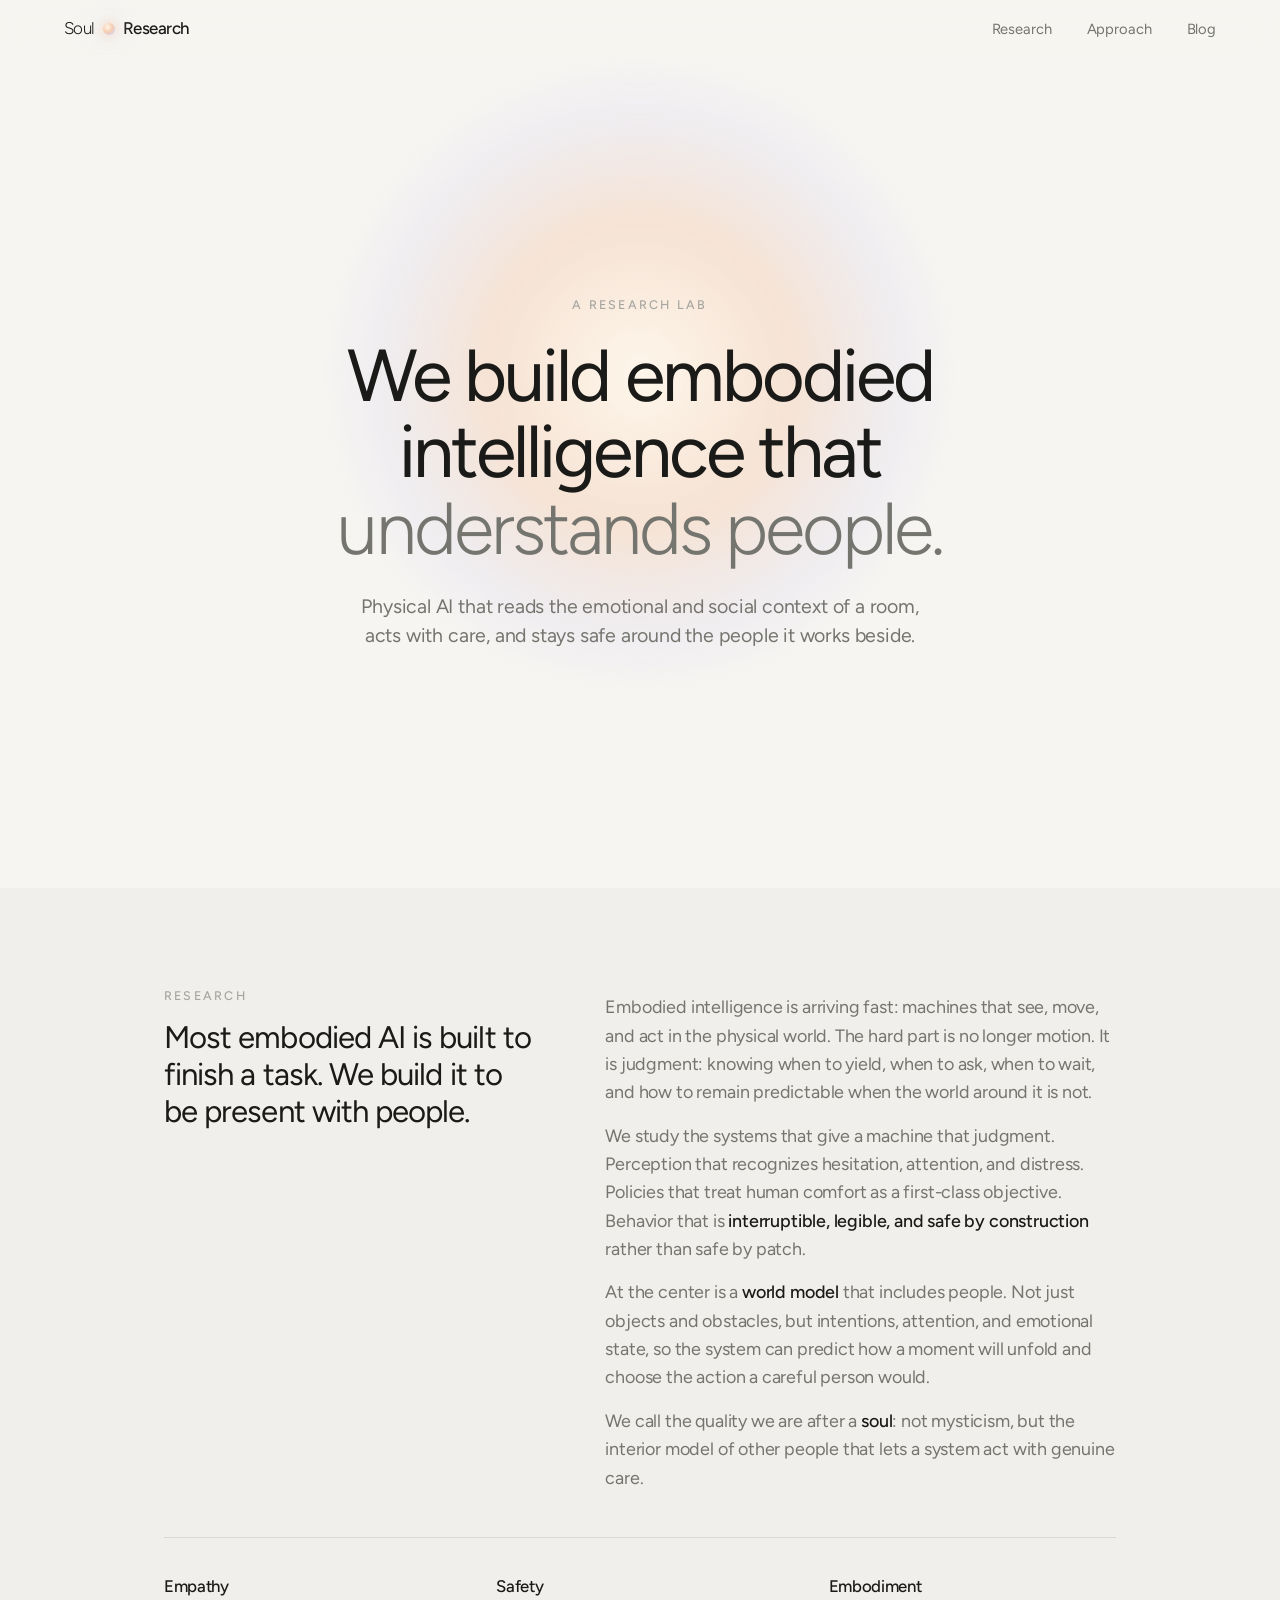
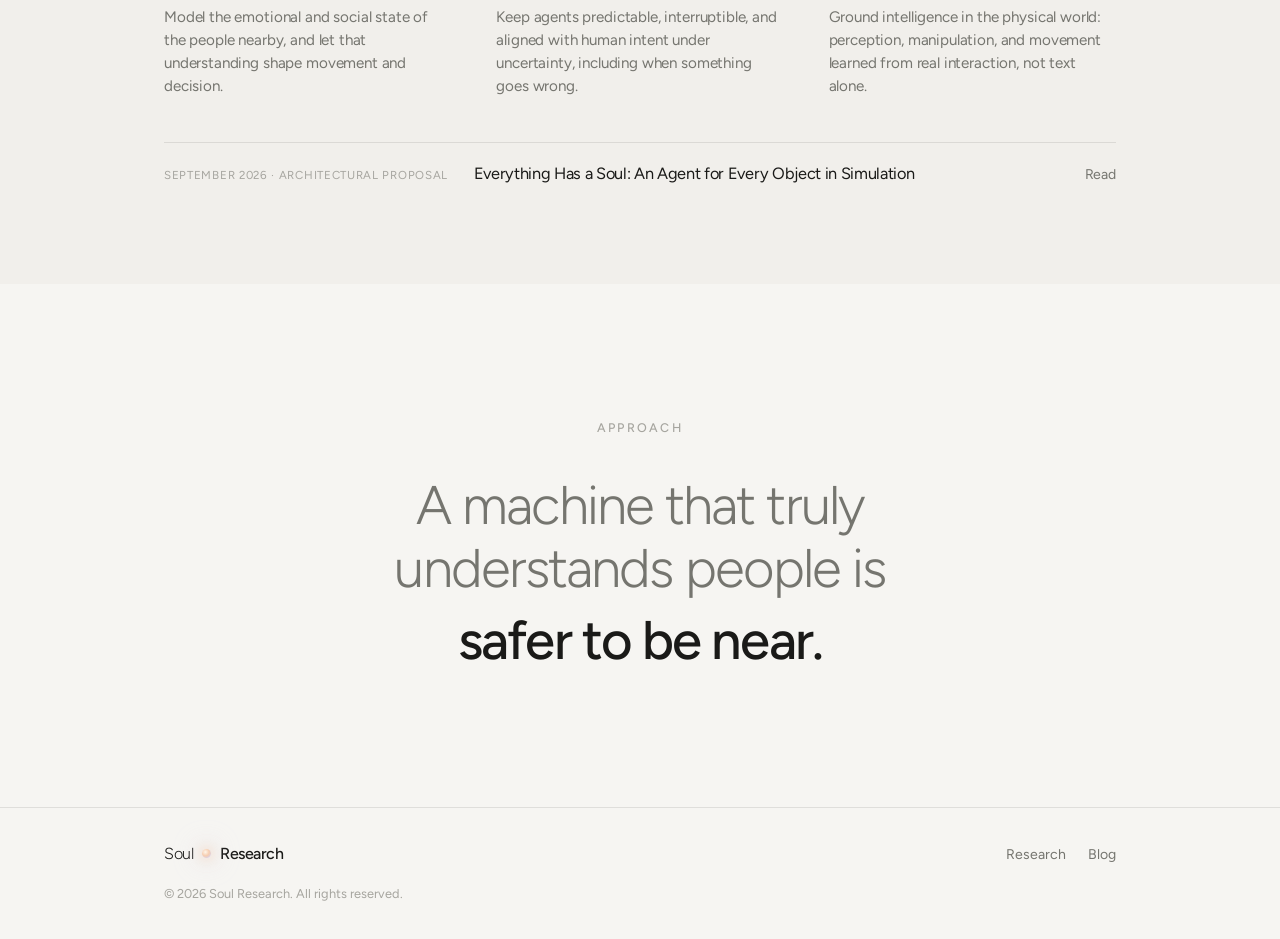
<file: index.html>
<!DOCTYPE html>
<html lang="en">
<head>
<meta charset="UTF-8" />
<meta name="viewport" content="width=device-width, initial-scale=1.0" />
<title>Soul Research · Empathy &amp; Safe Embodied Intelligence</title>
<meta name="description" content="Soul Research is a lab building embodied intelligence that understands people and stays safe around them." />
<meta name="theme-color" content="#f6f5f2" />
<link rel="icon" href="/favicon.svg" type="image/svg+xml">
<link rel="icon" href="/favicon-32.png" type="image/png" sizes="32x32">
<link rel="icon" href="/favicon.ico" sizes="any">
<link rel="apple-touch-icon" href="/apple-touch-icon.png">
<link rel="preconnect" href="https://fonts.googleapis.com">
<link rel="preconnect" href="https://fonts.gstatic.com" crossorigin>
<link href="https://fonts.googleapis.com/css2?family=Figtree:wght@300;400;500;600;700&display=swap" rel="stylesheet">
<link rel="stylesheet" href="styles.css">
</head>
<body class="page-home">
  <nav class="nav" id="nav">
    <a class="brand" href="#top" aria-label="Soul Research home">
      <span class="word word--light">Soul</span>
      <span class="orb orb--brand" aria-hidden="true"></span>
      <span class="word word--med">Research</span>
    </a>
    <div class="nav-links">
      <a href="#research">Research</a>
      <a href="#approach">Approach</a>
      <a href="blog/">Blog</a>
    </div>
  </nav>

  <header class="hero" id="top">
    <div class="hero-glow" aria-hidden="true"></div>
    <div class="wrap hero-inner">
      <p class="eyebrow">A research lab</p>
      <h1>We build embodied intelligence that <em>understands people.</em></h1>
      <p class="hero-sub">Physical AI that reads the emotional and social context of a room, acts with care, and stays safe around the people it works beside.</p>
    </div>
  </header>

  <section class="section band" id="research">
    <div class="wrap">
      <div class="split">
        <div class="lede reveal">
          <p class="eyebrow">Research</p>
          <h2>Most embodied AI is built to finish a task. We build it to be present with people.</h2>
        </div>
        <div class="prose reveal">
          <p>Embodied intelligence is arriving fast: machines that see, move, and act in the physical world. The hard part is no longer motion. It is judgment: knowing when to yield, when to ask, when to wait, and how to remain predictable when the world around it is not.</p>
          <p>We study the systems that give a machine that judgment. Perception that recognizes hesitation, attention, and distress. Policies that treat human comfort as a first-class objective. Behavior that is <strong>interruptible, legible, and safe by construction</strong> rather than safe by patch.</p>
          <p>At the center is a <strong>world model</strong> that includes people. Not just objects and obstacles, but intentions, attention, and emotional state, so the system can predict how a moment will unfold and choose the action a careful person would.</p>
          <p>We call the quality we are after a <strong>soul</strong>: not mysticism, but the interior model of other people that lets a system act with genuine care.</p>
        </div>
      </div>

      <div class="pillars">
        <div class="pillar reveal">
          <h3>Empathy</h3>
          <p>Model the emotional and social state of the people nearby, and let that understanding shape movement and decision.</p>
        </div>
        <div class="pillar reveal">
          <h3>Safety</h3>
          <p>Keep agents predictable, interruptible, and aligned with human intent under uncertainty, including when something goes wrong.</p>
        </div>
        <div class="pillar reveal">
          <h3>Embodiment</h3>
          <p>Ground intelligence in the physical world: perception, manipulation, and movement learned from real interaction, not text alone.</p>
        </div>
      </div>

      <a class="pub-row" href="blog/everything-has-a-soul.html">
        <span class="pub-meta">September 2026 · Architectural proposal</span>
        <span class="pub-title">Everything Has a Soul: An Agent for Every Object in Simulation</span>
        <span class="pub-more">Read</span>
      </a>
    </div>
  </section>

  <section class="section belief" id="approach">
    <div class="wrap">
      <p class="eyebrow belief-eyebrow reveal">Approach</p>
      <blockquote class="belief-quote reveal">
        <span class="lead">A machine that truly understands people is</span>
        <span class="payoff">safer to be near.</span>
      </blockquote>
    </div>
  </section>

  <footer class="footer" id="contact">
    <div class="wrap">
      <div class="footer-row">
        <a class="brand" href="#top" aria-label="Soul Research">
          <span class="word word--light">Soul</span>
          <span class="orb orb--bullet" aria-hidden="true" style="margin:0 1px;"></span>
          <span class="word word--med">Research</span>
        </a>
        <nav class="footer-links" aria-label="Footer">
          <a href="#research">Research</a>
          <a href="blog/">Blog</a>
        </nav>
      </div>
      <p class="copyright">© 2026 Soul Research. All rights reserved.</p>
    </div>
  </footer>

  <script src="main.js"></script>
</body>
</html>
</file>
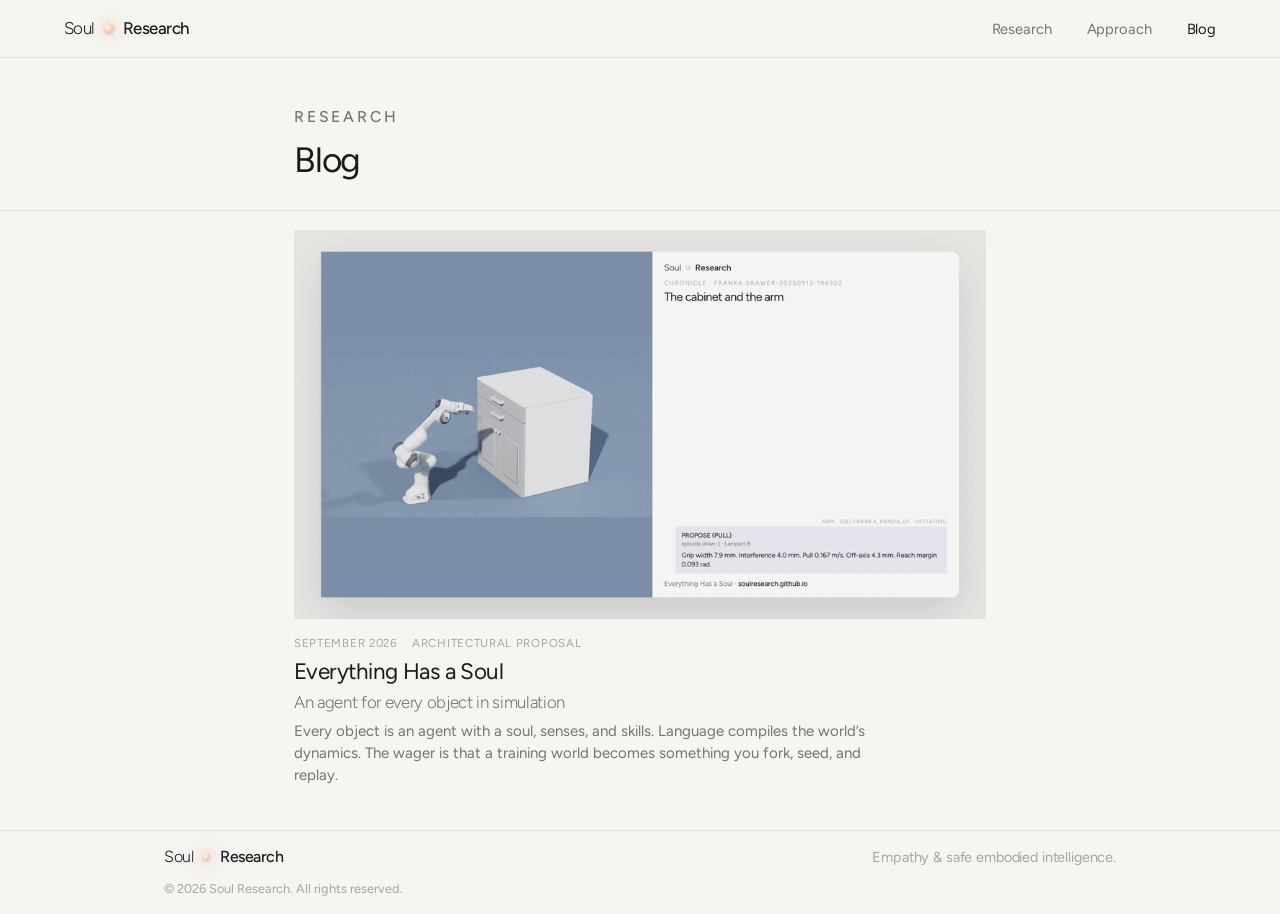
<file: blog/index.html>
<!DOCTYPE html>
<html lang="en">
<head>
<meta charset="UTF-8" />
<meta name="viewport" content="width=device-width, initial-scale=1.0" />
<title>Blog · Soul Research</title>
<meta name="description" content="Research writing from Soul Research on agentic simulation and safe embodied intelligence." />
<meta name="theme-color" content="#f6f5f2" />
<link rel="icon" href="/favicon.svg" type="image/svg+xml">
<link rel="icon" href="/favicon-32.png" type="image/png" sizes="32x32">
<link rel="icon" href="/favicon.ico" sizes="any">
<link rel="apple-touch-icon" href="/apple-touch-icon.png">
<link rel="preconnect" href="https://fonts.googleapis.com">
<link rel="preconnect" href="https://fonts.gstatic.com" crossorigin>
<link href="https://fonts.googleapis.com/css2?family=Figtree:wght@300;400;500;600;700&display=swap" rel="stylesheet">
<link rel="stylesheet" href="../styles.css">
</head>
<body class="page-blog">
  <nav class="nav" id="nav">
    <a class="brand" href="../index.html" aria-label="Soul Research home">
      <span class="word word--light">Soul</span>
      <span class="orb orb--brand" aria-hidden="true"></span>
      <span class="word word--med">Research</span>
    </a>
    <div class="nav-links">
      <a href="../index.html#research">Research</a>
      <a href="../index.html#approach">Approach</a>
      <a href="./" class="active">Blog</a>
    </div>
  </nav>

  <header class="page-header">
    <div class="wrap">
      <p class="eyebrow">Research</p>
      <h1>Blog</h1>
    </div>
  </header>

  <section class="blog-list">
    <div class="wrap">
      <a class="blog-feature" href="everything-has-a-soul.html">
        <div class="blog-feature-media">
          <img src="assets/cabinet_chat.gif" alt="Robot arm opening a cabinet drawer while Chronicle messages appear in real time" width="960" height="540" decoding="async">
        </div>
        <div class="blog-feature-copy">
          <div class="blog-meta">
            <span>September 2026</span>
            <span>Architectural proposal</span>
          </div>
          <h2 class="blog-title">Everything Has a Soul</h2>
          <p class="blog-kicker">An agent for every object in simulation</p>
          <p class="blog-excerpt">
            Every object is an agent with a soul, senses, and skills. Language compiles the world’s dynamics. The wager is that a training world becomes something you fork, seed, and replay.
          </p>
        </div>
      </a>
    </div>
  </section>

  <footer class="footer">
    <div class="wrap">
      <div class="footer-row">
        <a class="brand" href="../index.html" aria-label="Soul Research">
          <span class="word word--light">Soul</span>
          <span class="orb orb--bullet" aria-hidden="true" style="margin:0 1px;"></span>
          <span class="word word--med">Research</span>
        </a>
        <span class="footer-tag">Empathy &amp; safe embodied intelligence.</span>
      </div>
      <p class="copyright">© 2026 Soul Research. All rights reserved.</p>
    </div>
  </footer>

  <script src="../main.js"></script>
</body>
</html>
</file>
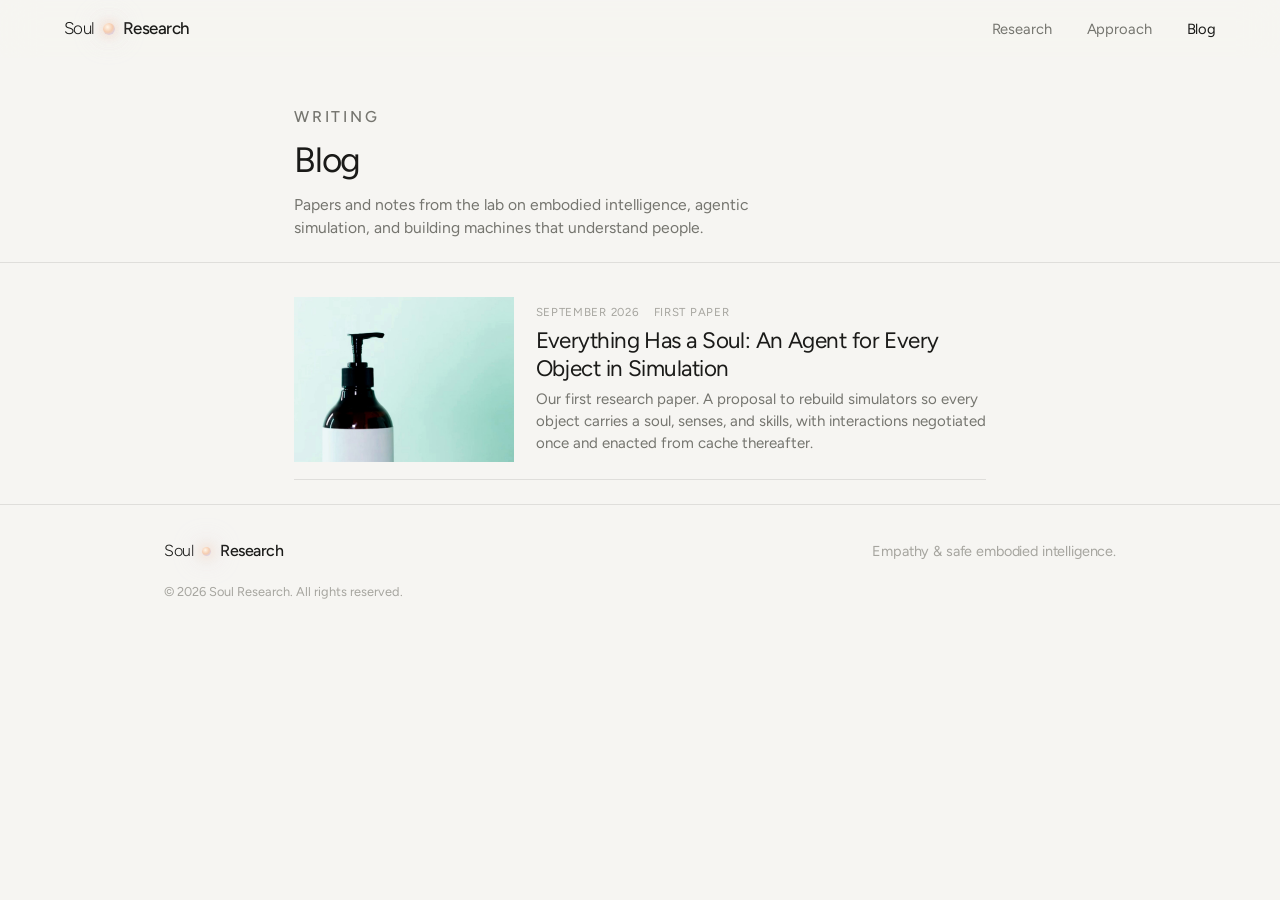
<file: blog.html>
<!DOCTYPE html>
<html lang="en">
<head>
<meta charset="UTF-8" />
<meta name="viewport" content="width=device-width, initial-scale=1.0" />
<title>Blog · Soul Research</title>
<meta name="description" content="Notes and papers from Soul Research on embodied intelligence, simulation, and machines that stay safe around people." />
<link rel="preconnect" href="https://fonts.googleapis.com">
<link rel="preconnect" href="https://fonts.gstatic.com" crossorigin>
<link href="https://fonts.googleapis.com/css2?family=Figtree:wght@300;400;500;600;700&display=swap" rel="stylesheet">
<link rel="stylesheet" href="styles.css">
</head>
<body>
  <nav class="nav" id="nav">
    <a class="brand" href="index.html" aria-label="Soul Research home">
      <span class="word word--light">Soul</span>
      <span class="orb orb--brand" aria-hidden="true"></span>
      <span class="word word--med">Research</span>
    </a>
    <div class="nav-links">
      <a href="index.html#research">Research</a>
      <a href="index.html#approach">Approach</a>
      <a href="blog.html" class="active">Blog</a>
    </div>
  </nav>

  <header class="page-header">
    <div class="wrap">
      <p class="eyebrow">Writing</p>
      <h1>Blog</h1>
      <p>Papers and notes from the lab on embodied intelligence, agentic simulation, and building machines that understand people.</p>
    </div>
  </header>

  <section class="blog-list">
    <div class="wrap">
      <a class="blog-item reveal" href="blog/everything-has-a-soul.html">
        <div class="blog-thumb">
          <img src="blog/assets/case_bottle_hero.jpg" alt="Sanitizer bottle from the paper case studies" />
        </div>
        <div>
          <div class="blog-meta">
            <span>September 2026</span>
            <span>First paper</span>
          </div>
          <h2 class="blog-title">Everything Has a Soul: An Agent for Every Object in Simulation</h2>
          <p class="blog-excerpt">Our first research paper. A proposal to rebuild simulators so every object carries a soul, senses, and skills, with interactions negotiated once and enacted from cache thereafter.</p>
        </div>
      </a>
    </div>
  </section>

  <footer class="section footer">
    <div class="wrap">
      <div class="footer-row">
        <a class="brand" href="index.html" aria-label="Soul Research">
          <span class="word word--light">Soul</span>
          <span class="orb orb--bullet" aria-hidden="true" style="margin:0 1px;"></span>
          <span class="word word--med">Research</span>
        </a>
        <span class="footer-tag">Empathy &amp; safe embodied intelligence.</span>
      </div>
      <p class="copyright">© 2026 Soul Research. All rights reserved.</p>
    </div>
  </footer>

  <script src="main.js"></script>
</body>
</html>
</file>
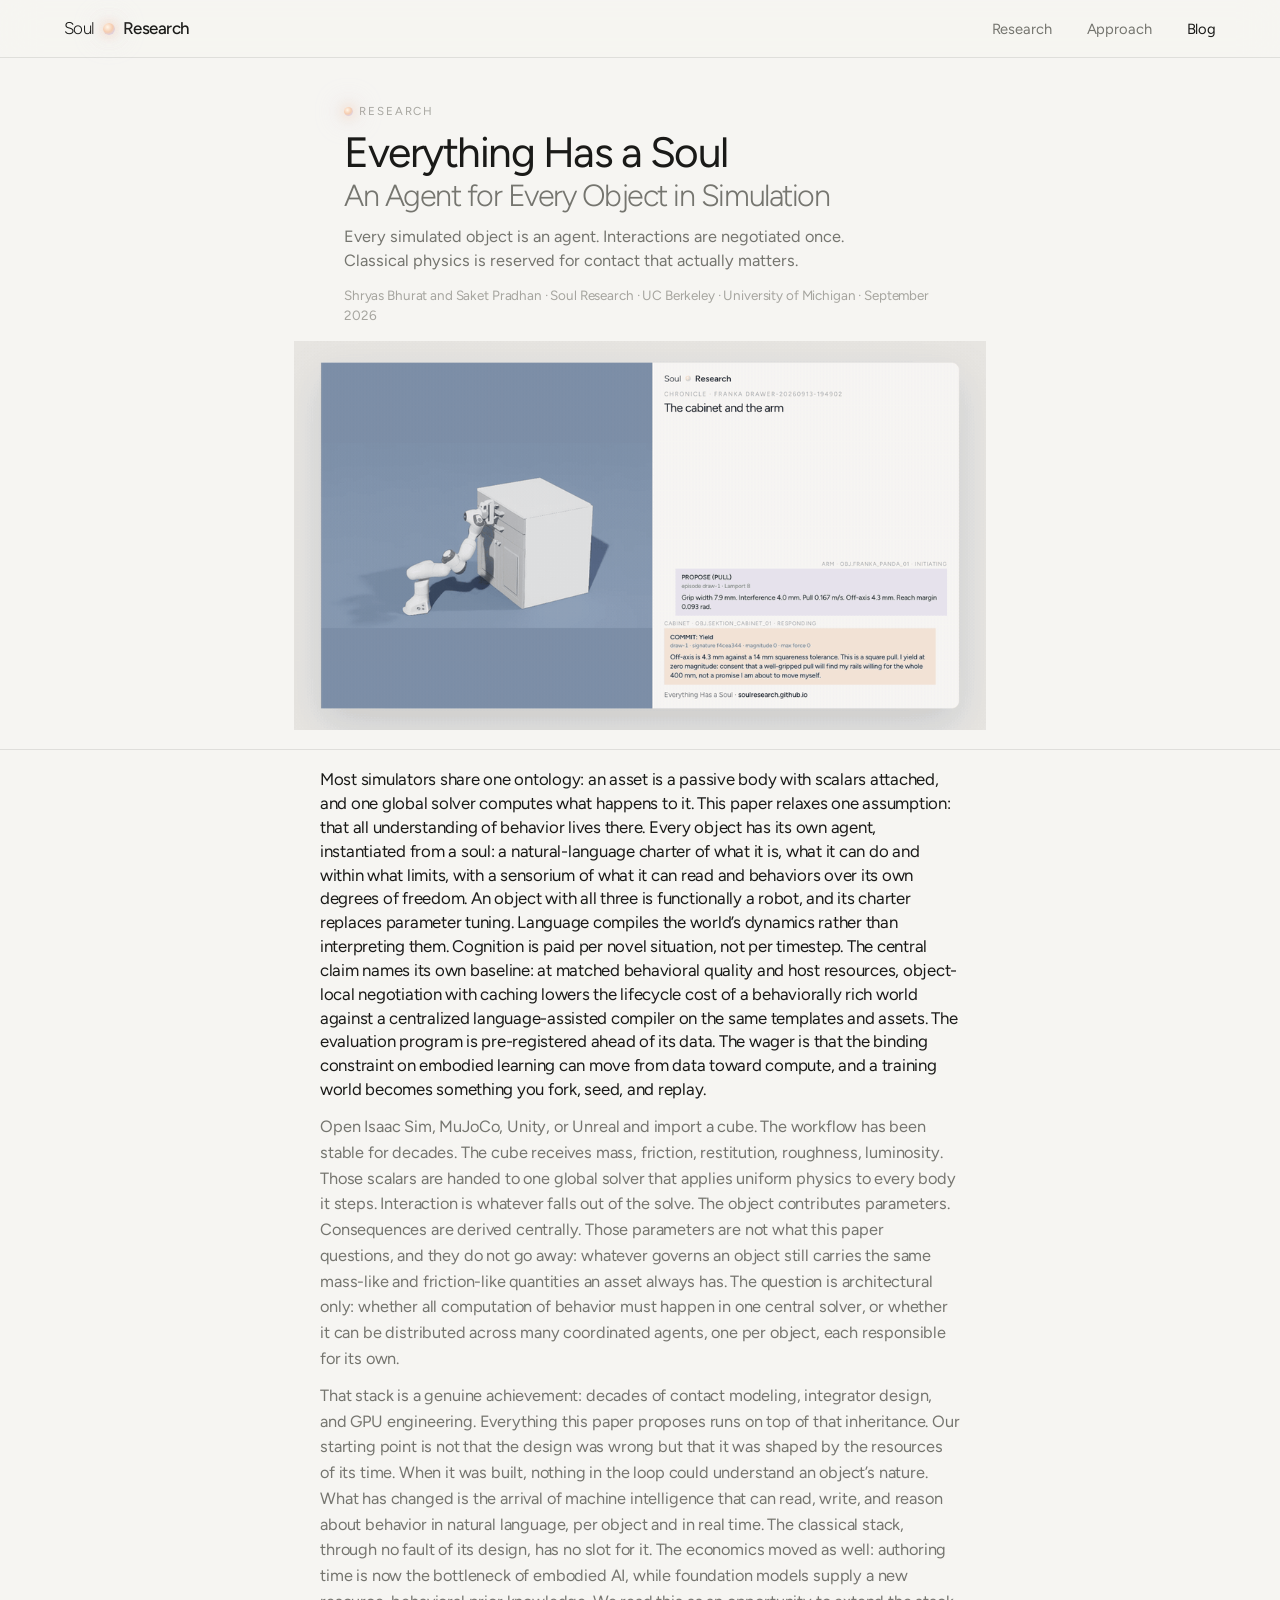
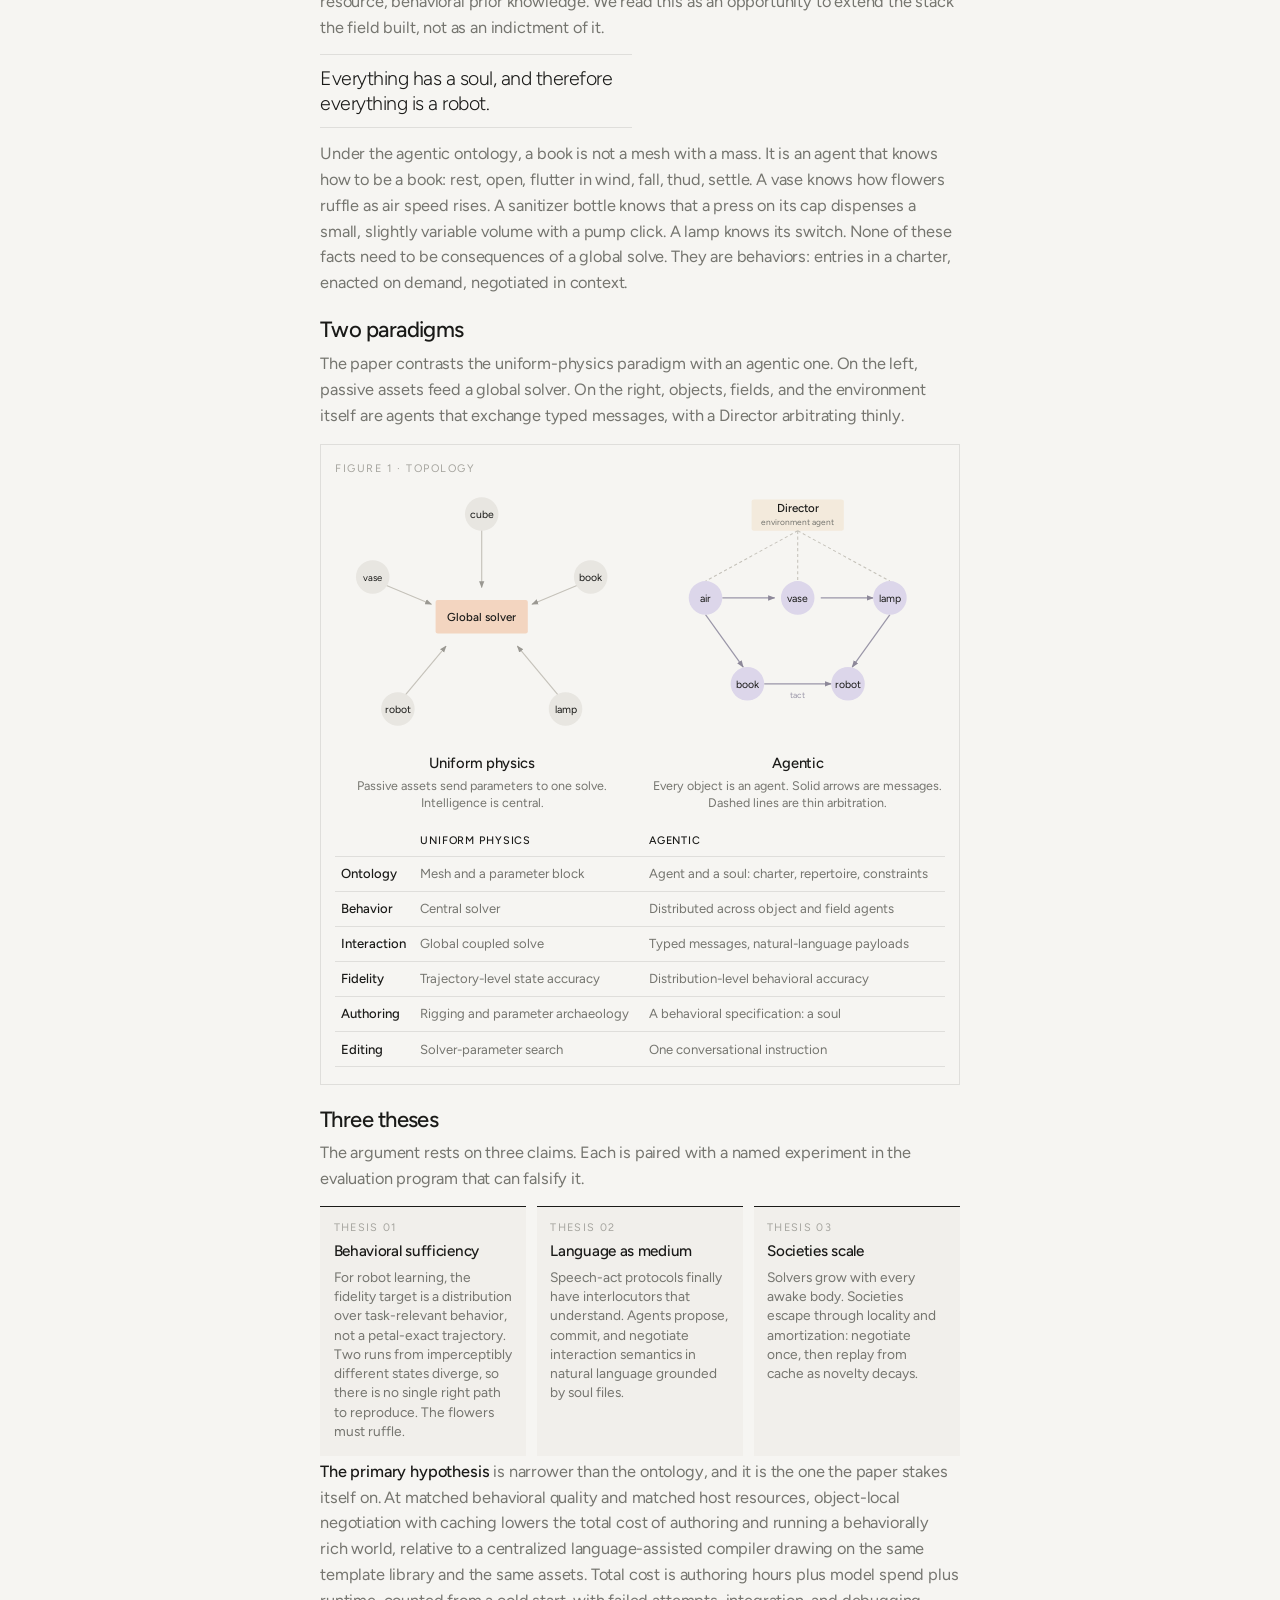
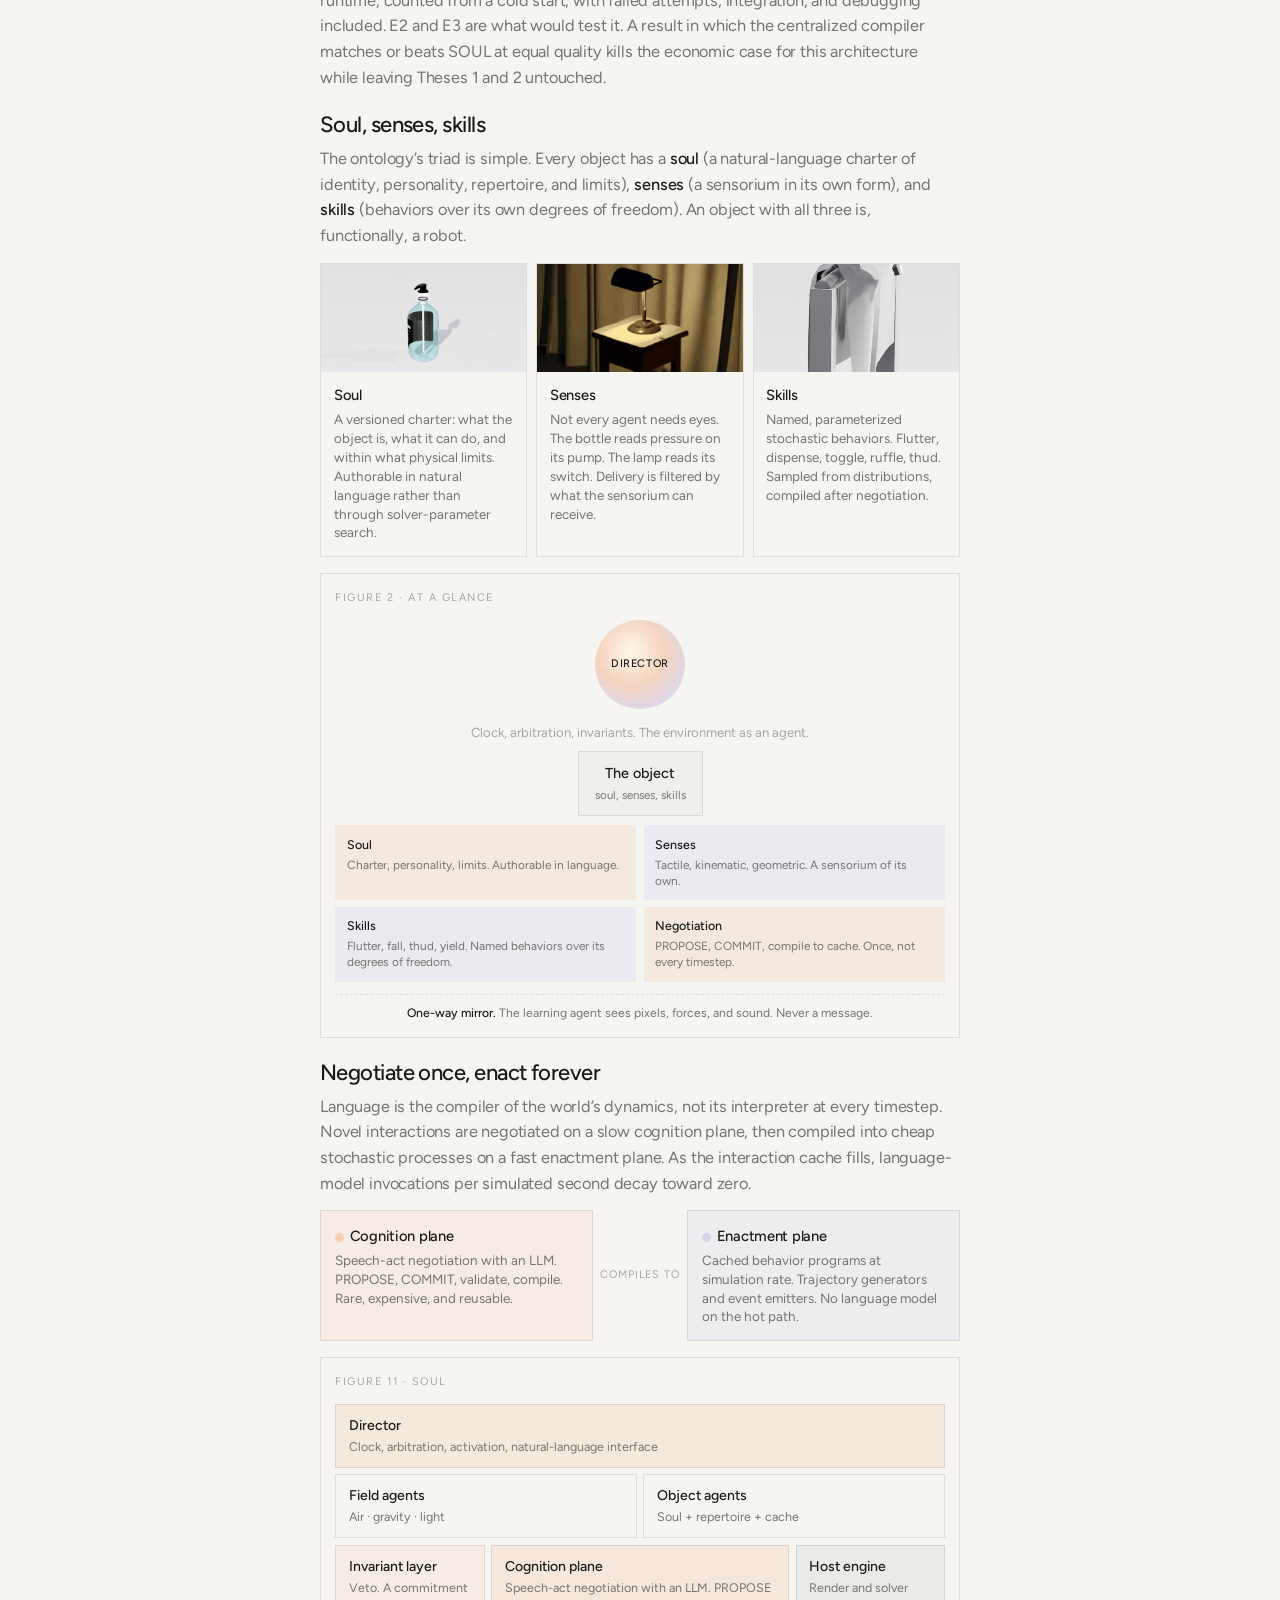
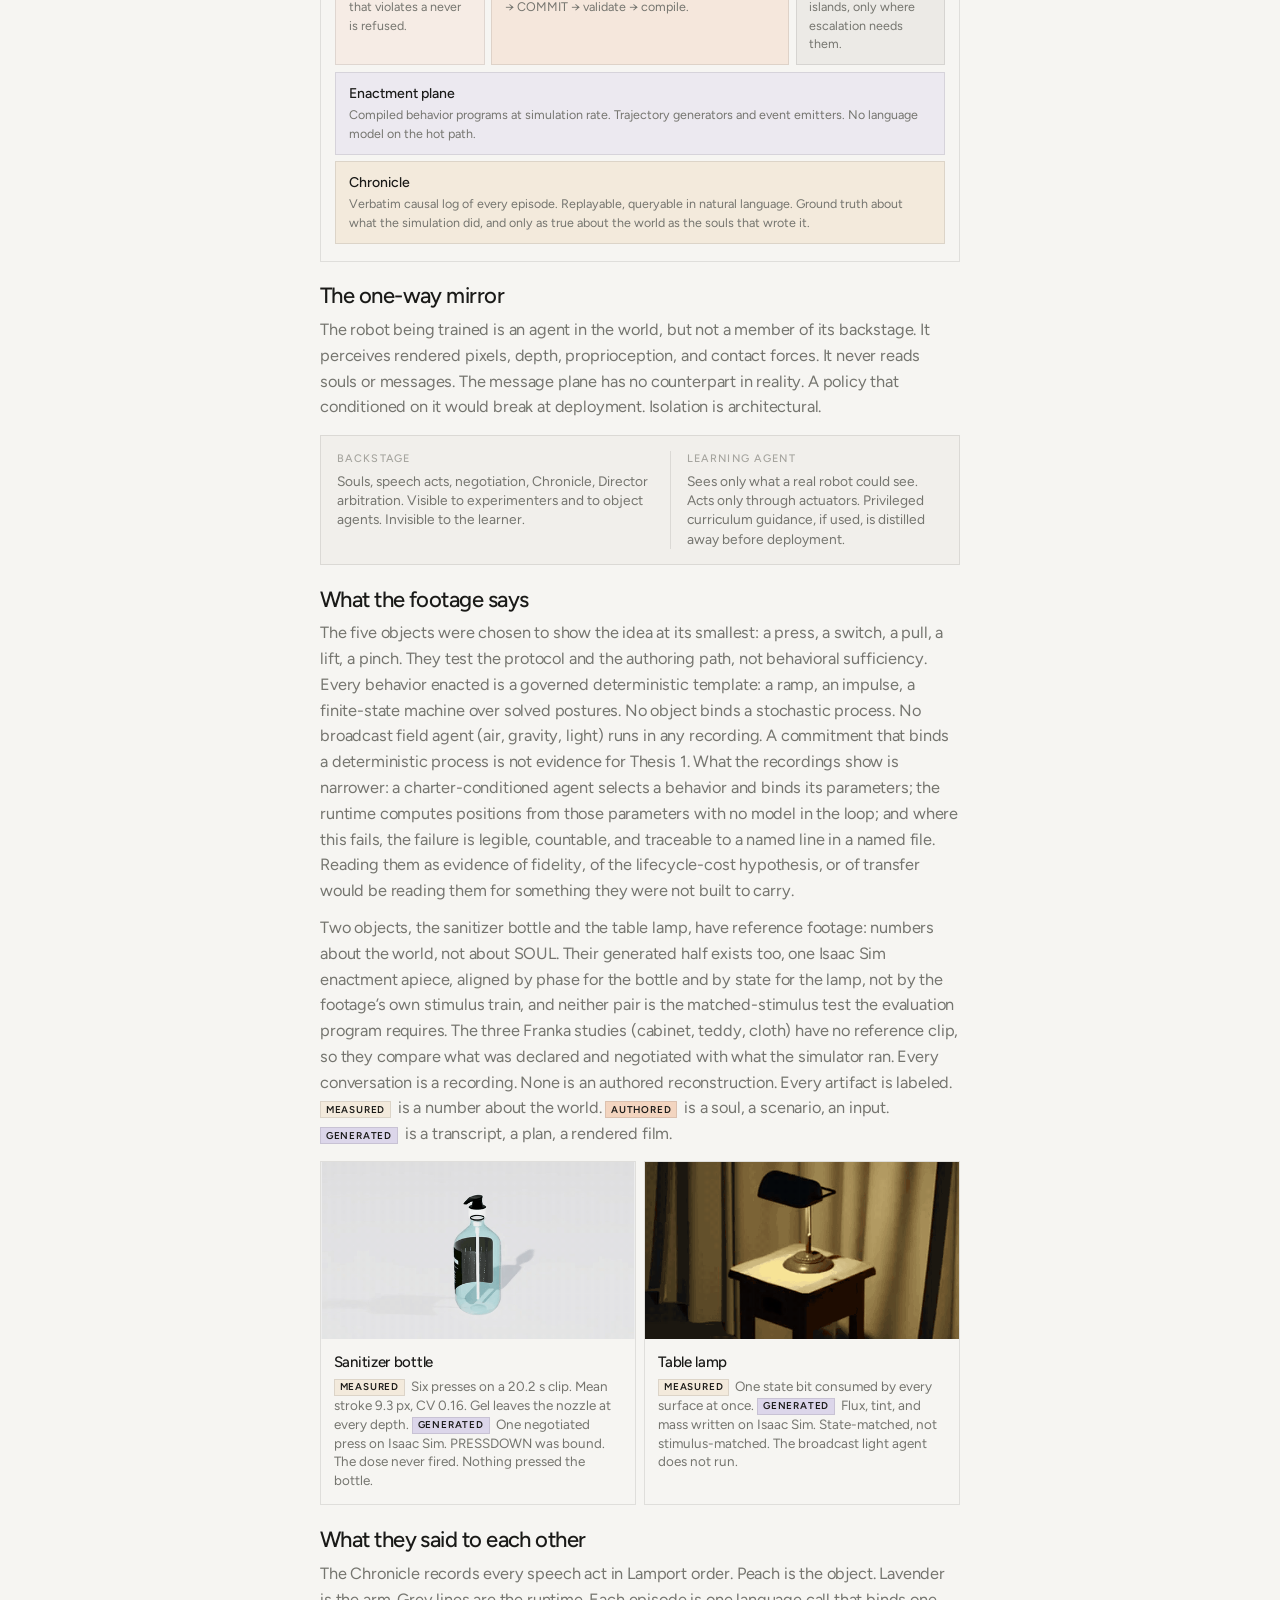
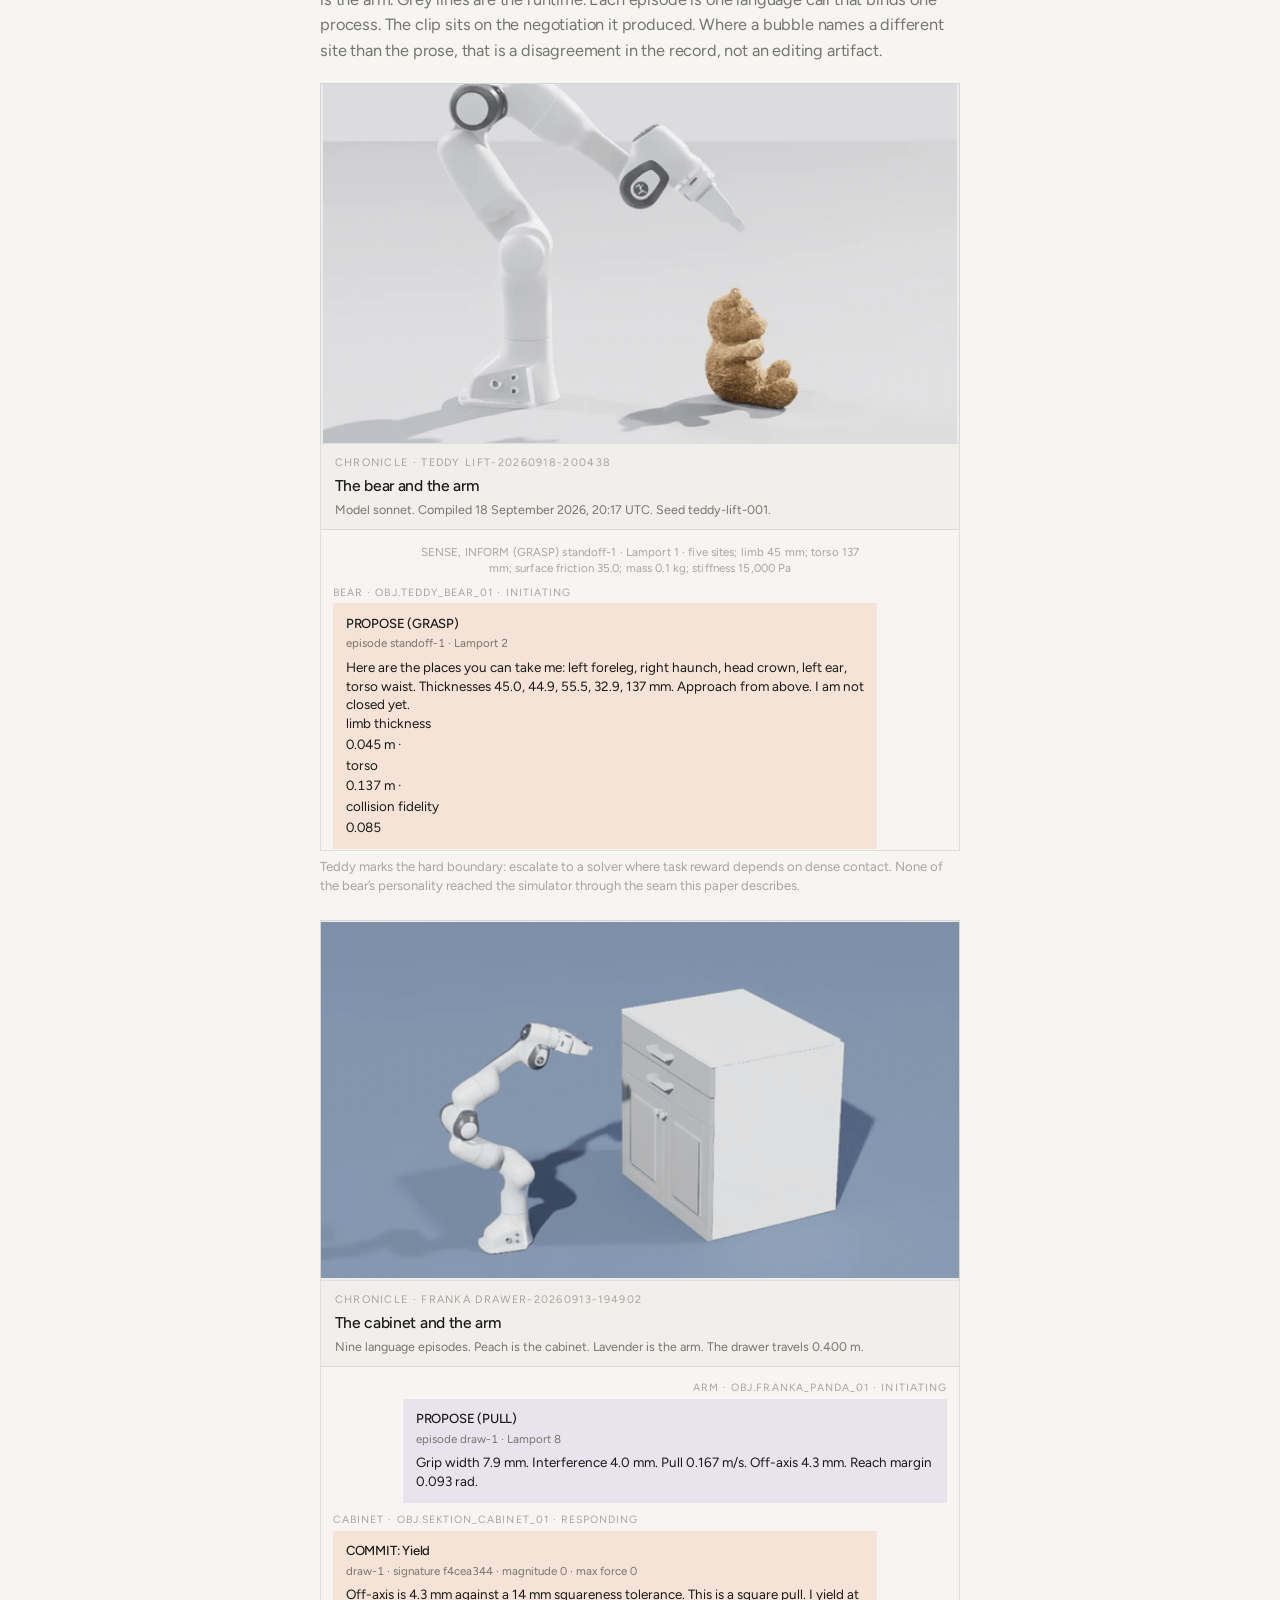
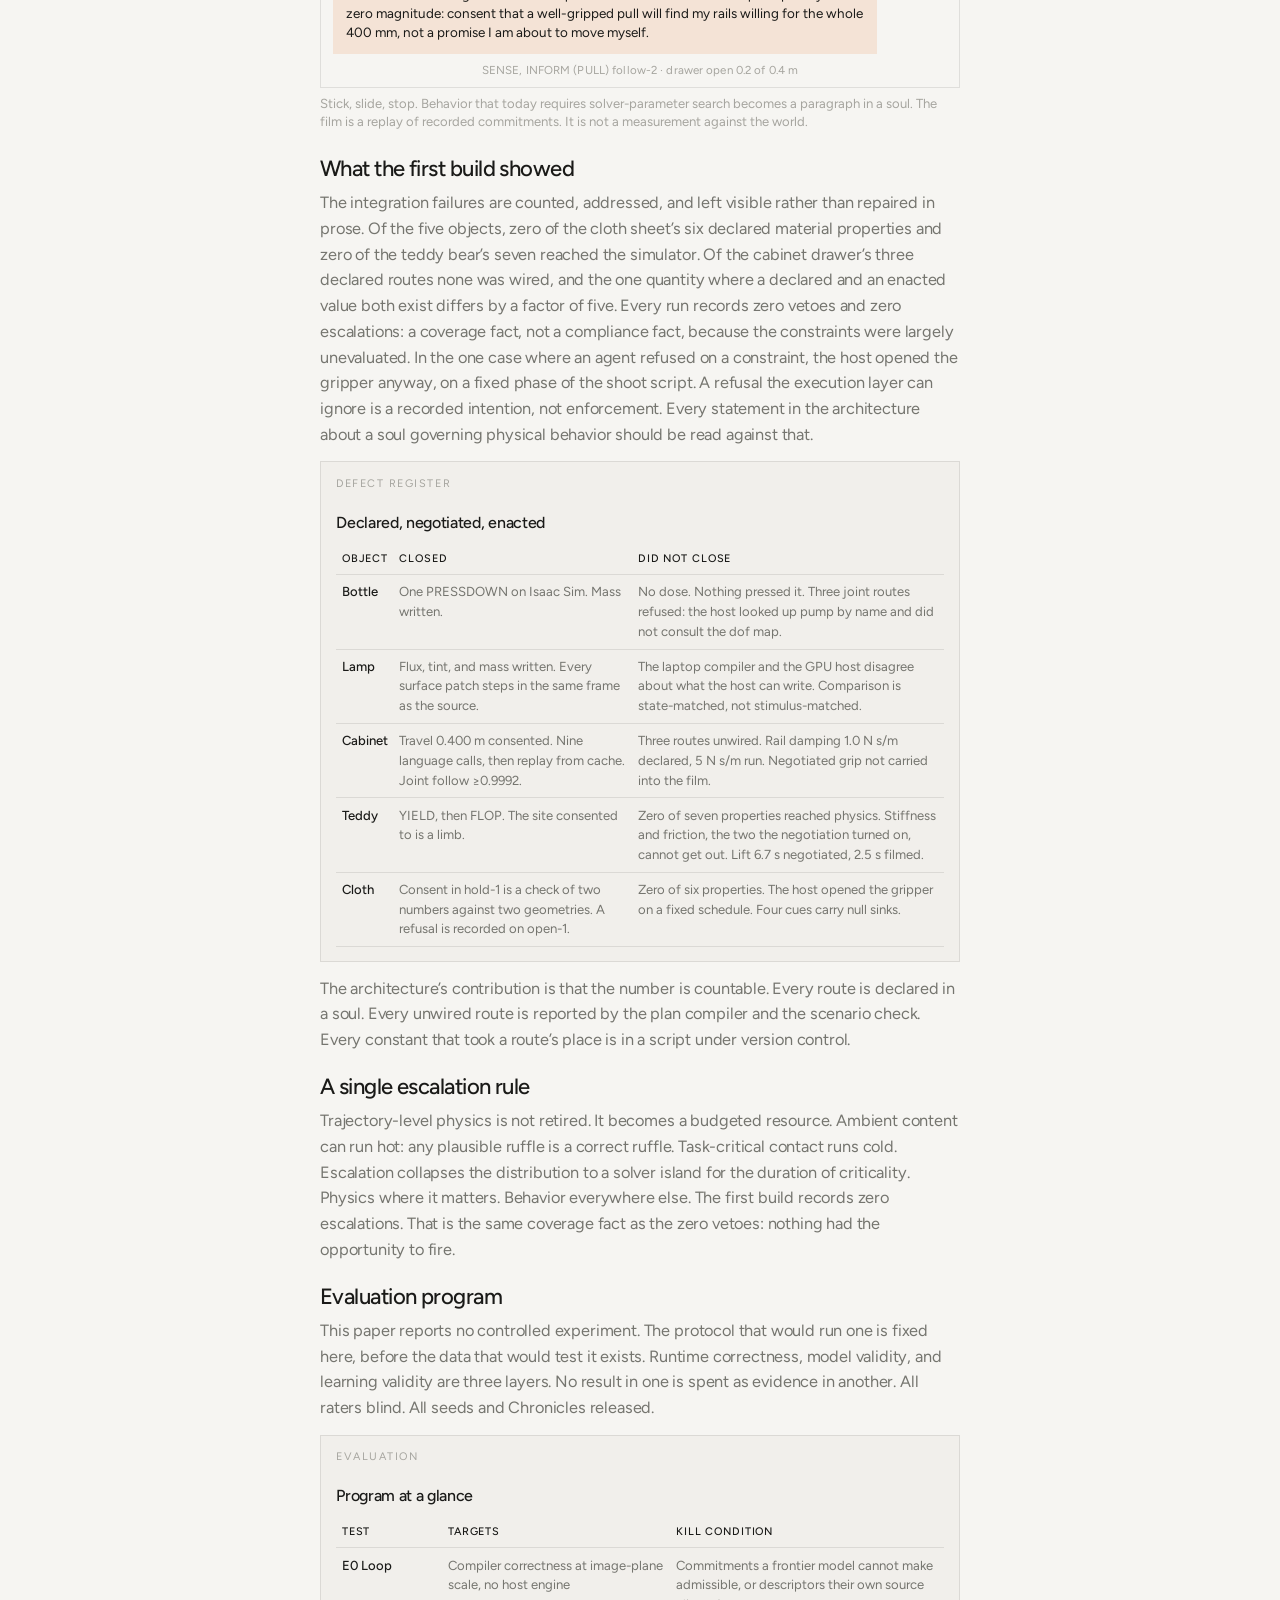
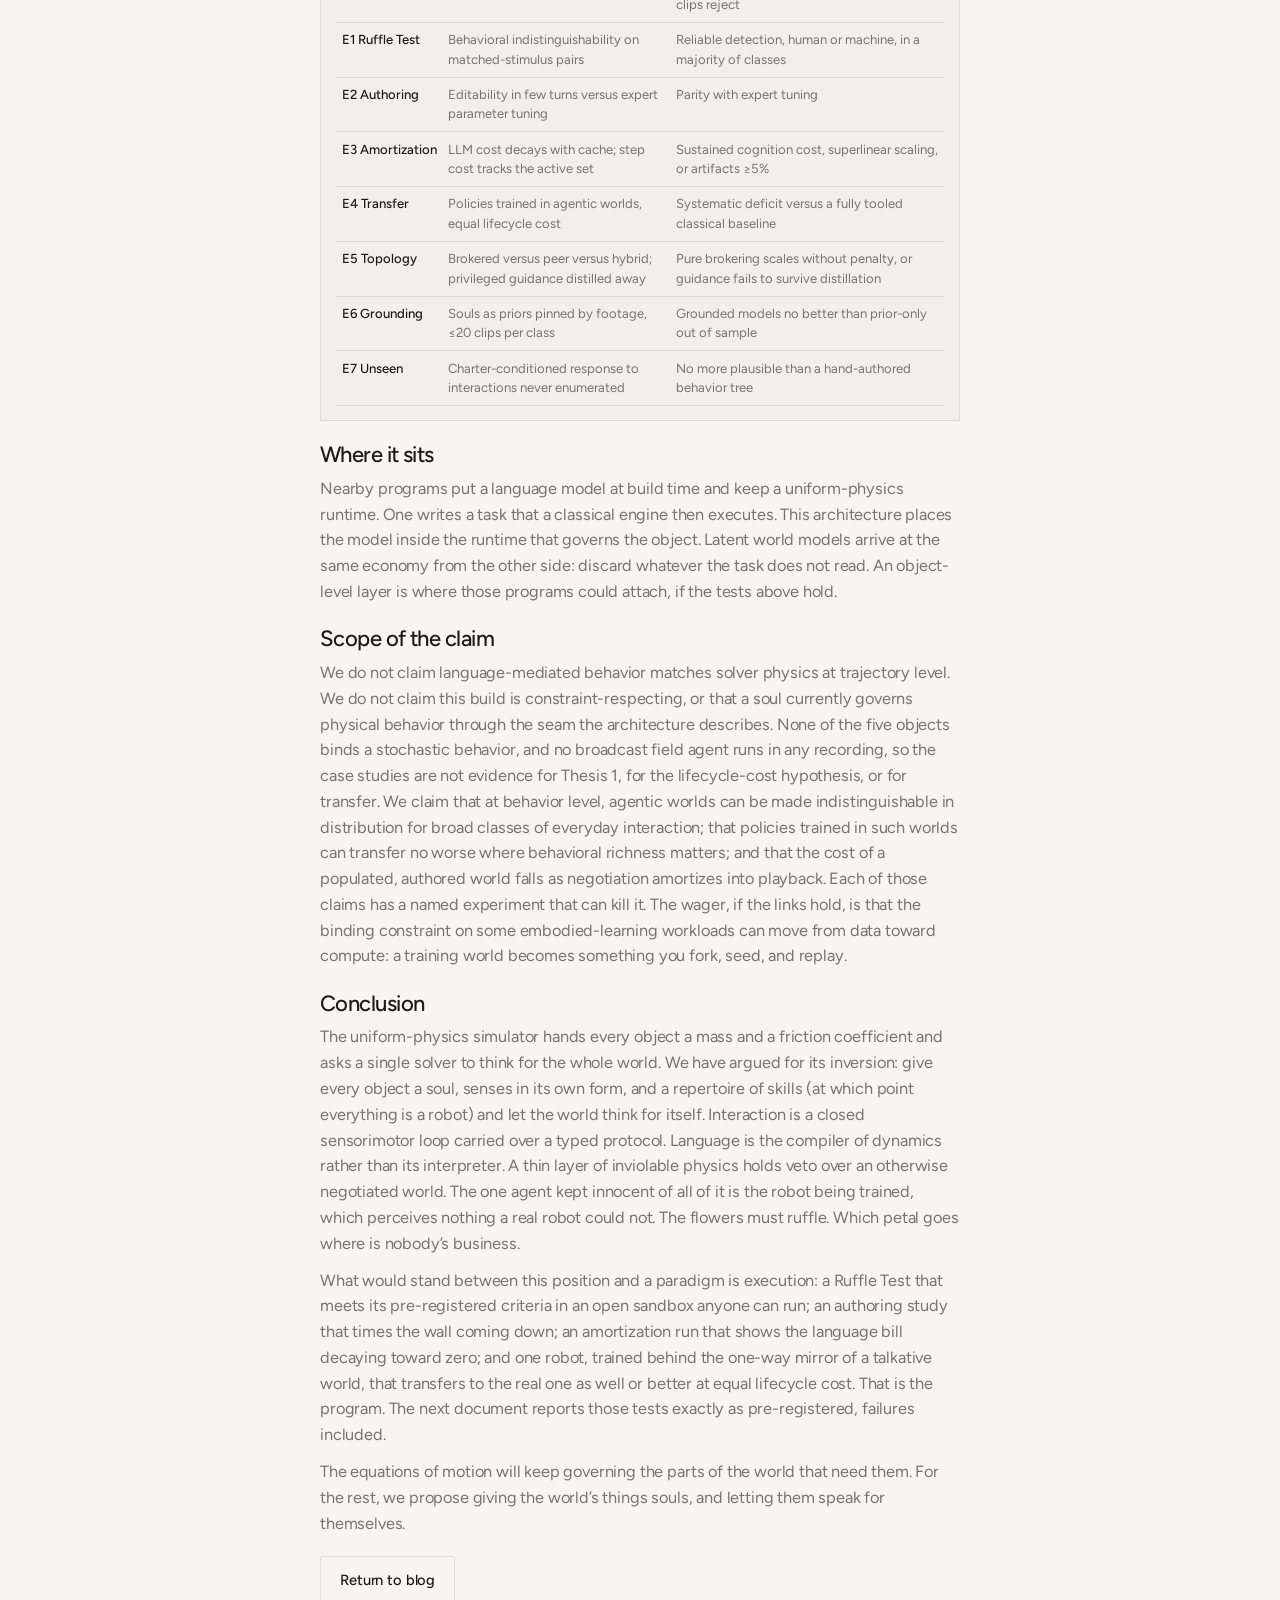
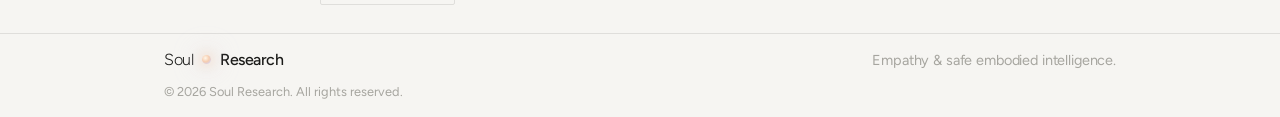
<file: blog/everything-has-a-soul.html>
<!DOCTYPE html>
<html lang="en">
<head>
<meta charset="UTF-8" />
<meta name="viewport" content="width=device-width, initial-scale=1.0" />
<title>Everything Has a Soul · Soul Research</title>
<meta name="description" content="Everything Has a Soul: every simulated object is an agent. Language compiles the world’s dynamics. An evaluation program is pre-registered ahead of its data." />
<meta name="theme-color" content="#f6f5f2" />
<link rel="icon" href="/favicon.svg" type="image/svg+xml">
<link rel="icon" href="/favicon-32.png" type="image/png" sizes="32x32">
<link rel="icon" href="/favicon.ico" sizes="any">
<link rel="apple-touch-icon" href="/apple-touch-icon.png">
<link rel="preconnect" href="https://fonts.googleapis.com">
<link rel="preconnect" href="https://fonts.gstatic.com" crossorigin>
<link href="https://fonts.googleapis.com/css2?family=Figtree:wght@300;400;500;600;700&display=swap" rel="stylesheet">
<link rel="stylesheet" href="../styles.css">
</head>
<body class="page-blog">
  <nav class="nav" id="nav">
    <a class="brand" href="../index.html" aria-label="Soul Research home">
      <span class="word word--light">Soul</span>
      <span class="orb orb--brand" aria-hidden="true"></span>
      <span class="word word--med">Research</span>
    </a>
    <div class="nav-links">
      <a href="../index.html#research">Research</a>
      <a href="../index.html#approach">Approach</a>
      <a href="./" class="active">Blog</a>
    </div>
  </nav>

  <header class="article-hero">
    <div class="wrap">
      <p class="article-kicker">
        <span class="orb orb--bullet" aria-hidden="true"></span>
        Research
      </p>
      <h1>
        Everything Has a Soul
        <span>An Agent for Every Object in Simulation</span>
      </h1>
      <p class="article-dek">
        Every simulated object is an agent. Interactions are negotiated once. Classical physics is reserved for contact that actually matters.
      </p>
      <p class="article-byline">
        Shryas Bhurat and Saket Pradhan · Soul Research · UC Berkeley · University of Michigan · September 2026
      </p>
    </div>
    <div class="article-hero-media">
      <figure>
        <img src="assets/cabinet_chat.gif" alt="Robot arm opening a cabinet drawer while Chronicle messages appear in real time" width="960" height="540" decoding="async" fetchpriority="high">
      </figure>
    </div>
  </header>

  <article class="article">
    <div class="wrap">
      <div class="article-body">
        <p class="lede-block">
          Most simulators share one ontology: an asset is a passive body with scalars attached, and one global solver computes what happens to it. This paper relaxes one assumption: that all understanding of behavior lives there. Every object has its own agent, instantiated from a soul: a natural-language charter of what it is, what it can do and within what limits, with a sensorium of what it can read and behaviors over its own degrees of freedom. An object with all three is functionally a robot, and its charter replaces parameter tuning. Language compiles the world’s dynamics rather than interpreting them. Cognition is paid per novel situation, not per timestep. The central claim names its own baseline: at matched behavioral quality and host resources, object-local negotiation with caching lowers the lifecycle cost of a behaviorally rich world against a centralized language-assisted compiler on the same templates and assets. The evaluation program is pre-registered ahead of its data. The wager is that the binding constraint on embodied learning can move from data toward compute, and a training world becomes something you fork, seed, and replay.
        </p>

        <p>
          Open Isaac Sim, MuJoCo, Unity, or Unreal and import a cube. The workflow has been stable for decades. The cube receives mass, friction, restitution, roughness, luminosity. Those scalars are handed to one global solver that applies uniform physics to every body it steps. Interaction is whatever falls out of the solve. The object contributes parameters. Consequences are derived centrally. Those parameters are not what this paper questions, and they do not go away: whatever governs an object still carries the same mass-like and friction-like quantities an asset always has. The question is architectural only: whether all computation of behavior must happen in one central solver, or whether it can be distributed across many coordinated agents, one per object, each responsible for its own.
        </p>
        <p>
          That stack is a genuine achievement: decades of contact modeling, integrator design, and GPU engineering. Everything this paper proposes runs on top of that inheritance. Our starting point is not that the design was wrong but that it was shaped by the resources of its time. When it was built, nothing in the loop could understand an object’s nature. What has changed is the arrival of machine intelligence that can read, write, and reason about behavior in natural language, per object and in real time. The classical stack, through no fault of its design, has no slot for it. The economics moved as well: authoring time is now the bottleneck of embodied AI, while foundation models supply a new resource, behavioral prior knowledge. We read this as an opportunity to extend the stack the field built, not as an indictment of it.
        </p>

        <div class="pull">
          Everything has a soul, and therefore everything is a robot.
        </div>

        <p>
          Under the agentic ontology, a book is not a mesh with a mass. It is an agent that knows how to be a book: rest, open, flutter in wind, fall, thud, settle. A vase knows how flowers ruffle as air speed rises. A sanitizer bottle knows that a press on its cap dispenses a small, slightly variable volume with a pump click. A lamp knows its switch. None of these facts need to be consequences of a global solve. They are behaviors: entries in a charter, enacted on demand, negotiated in context.
        </p>

        <h2>Two paradigms</h2>
        <p>
          The paper contrasts the uniform-physics paradigm with an agentic one. On the left, passive assets feed a global solver. On the right, objects, fields, and the environment itself are agents that exchange typed messages, with a Director arbitrating thinly.
        </p>

        <div class="diagram" aria-label="Topology of the two paradigms">
          <p class="diagram-label">Figure 1 · Topology</p>
          <div class="diagram-split">
            <div class="diagram-col">
              <svg class="topo" viewBox="0 0 280 240" role="img" aria-label="Uniform-physics paradigm: passive assets feed a global solver">
                <defs>
                  <marker id="arr-in" viewBox="0 0 10 10" refX="9" refY="5" markerWidth="6" markerHeight="6" orient="auto">
                    <path d="M 0 1.2 L 10 5 L 0 8.8 Z" fill="#9a9892"/>
                  </marker>
                </defs>
                <g stroke="#c5c2ba" stroke-width="1.1" fill="none" marker-end="url(#arr-in)">
                  <line x1="140" y1="28" x2="140" y2="92"/>
                  <line x1="236" y1="88" x2="188" y2="108"/>
                  <line x1="214" y1="196" x2="174" y2="148"/>
                  <line x1="66" y1="196" x2="106" y2="148"/>
                  <line x1="44" y1="88" x2="92" y2="108"/>
                </g>
                <rect x="96" y="104" width="88" height="32" rx="2" fill="#f3d5c0"/>
                <text x="140" y="124" text-anchor="middle" fill="#1a1a18" font-size="11" font-weight="500">Global solver</text>
                <circle cx="140" cy="22" r="16" fill="#e8e6e1"/>
                <circle cx="244" cy="82" r="16" fill="#e8e6e1"/>
                <circle cx="220" cy="208" r="16" fill="#e8e6e1"/>
                <circle cx="60" cy="208" r="16" fill="#e8e6e1"/>
                <circle cx="36" cy="82" r="16" fill="#e8e6e1"/>
                <text x="140" y="26" text-anchor="middle" fill="#1a1a18" font-size="10">cube</text>
                <text x="244" y="86" text-anchor="middle" fill="#1a1a18" font-size="10">book</text>
                <text x="220" y="212" text-anchor="middle" fill="#1a1a18" font-size="10">lamp</text>
                <text x="60" y="212" text-anchor="middle" fill="#1a1a18" font-size="10">robot</text>
                <text x="36" y="86" text-anchor="middle" fill="#1a1a18" font-size="9">vase</text>
              </svg>
              <h4>Uniform physics</h4>
              <p>Passive assets send parameters to one solve. Intelligence is central.</p>
            </div>
            <div class="diagram-col">
              <svg class="topo" viewBox="0 0 280 240" role="img" aria-label="Agentic paradigm: objects exchange messages under a thin Director">
                <defs>
                  <marker id="arr-msg" viewBox="0 0 10 10" refX="9" refY="5" markerWidth="6" markerHeight="6" orient="auto">
                    <path d="M 0 1.2 L 10 5 L 0 8.8 Z" fill="#8d8899"/>
                  </marker>
                </defs>
                <rect x="96" y="8" width="88" height="30" rx="2" fill="#f3eadc"/>
                <text x="140" y="20" text-anchor="middle" fill="#1a1a18" font-size="11" font-weight="500">Director</text>
                <text x="140" y="32" text-anchor="middle" fill="#75756f" font-size="8">environment agent</text>
                <g stroke="#c5c2ba" stroke-width="1" stroke-dasharray="3 2.5" fill="none">
                  <line x1="140" y1="38" x2="52" y2="86"/>
                  <line x1="140" y1="38" x2="140" y2="86"/>
                  <line x1="140" y1="38" x2="228" y2="86"/>
                </g>
                <g stroke="#9a96a8" stroke-width="1.15" fill="none" marker-end="url(#arr-msg)">
                  <line x1="68" y1="102" x2="118" y2="102"/>
                  <line x1="162" y1="102" x2="212" y2="102"/>
                  <line x1="52" y1="118" x2="88" y2="168"/>
                  <line x1="228" y1="118" x2="192" y2="168"/>
                  <line x1="108" y1="184" x2="172" y2="184"/>
                </g>
                <text x="140" y="96" text-anchor="middle" fill="#9a96a8" font-size="8">kin</text>
                <text x="140" y="198" text-anchor="middle" fill="#9a96a8" font-size="8">tact</text>
                <circle cx="52" cy="102" r="16" fill="#dcd6ea"/>
                <circle cx="140" cy="102" r="16" fill="#dcd6ea"/>
                <circle cx="228" cy="102" r="16" fill="#dcd6ea"/>
                <circle cx="92" cy="184" r="16" fill="#dcd6ea"/>
                <circle cx="188" cy="184" r="16" fill="#dcd6ea"/>
                <text x="52" y="106" text-anchor="middle" fill="#1a1a18" font-size="10">air</text>
                <text x="140" y="106" text-anchor="middle" fill="#1a1a18" font-size="10">vase</text>
                <text x="228" y="106" text-anchor="middle" fill="#1a1a18" font-size="10">lamp</text>
                <text x="92" y="188" text-anchor="middle" fill="#1a1a18" font-size="10">book</text>
                <text x="188" y="188" text-anchor="middle" fill="#1a1a18" font-size="10">robot</text>
              </svg>
              <h4>Agentic</h4>
              <p>Every object is an agent. Solid arrows are messages. Dashed lines are thin arbitration.</p>
            </div>
          </div>
          <table class="eval-table">
            <thead>
              <tr>
                <th></th>
                <th>Uniform physics</th>
                <th>Agentic</th>
              </tr>
            </thead>
            <tbody>
              <tr>
                <td>Ontology</td>
                <td>Mesh and a parameter block</td>
                <td>Agent and a soul: charter, repertoire, constraints</td>
              </tr>
              <tr>
                <td>Behavior</td>
                <td>Central solver</td>
                <td>Distributed across object and field agents</td>
              </tr>
              <tr>
                <td>Interaction</td>
                <td>Global coupled solve</td>
                <td>Typed messages, natural-language payloads</td>
              </tr>
              <tr>
                <td>Fidelity</td>
                <td>Trajectory-level state accuracy</td>
                <td>Distribution-level behavioral accuracy</td>
              </tr>
              <tr>
                <td>Authoring</td>
                <td>Rigging and parameter archaeology</td>
                <td>A behavioral specification: a soul</td>
              </tr>
              <tr>
                <td>Editing</td>
                <td>Solver-parameter search</td>
                <td>One conversational instruction</td>
              </tr>
            </tbody>
          </table>
        </div>

        <h2>Three theses</h2>
        <p>
          The argument rests on three claims. Each is paired with a named experiment in the evaluation program that can falsify it.
        </p>

        <div class="thesis-grid">
          <div class="thesis">
            <p class="num">Thesis 01</p>
            <h3>Behavioral sufficiency</h3>
            <p>For robot learning, the fidelity target is a distribution over task-relevant behavior, not a petal-exact trajectory. Two runs from imperceptibly different states diverge, so there is no single right path to reproduce. The flowers must ruffle.</p>
          </div>
          <div class="thesis">
            <p class="num">Thesis 02</p>
            <h3>Language as medium</h3>
            <p>Speech-act protocols finally have interlocutors that understand. Agents propose, commit, and negotiate interaction semantics in natural language grounded by soul files.</p>
          </div>
          <div class="thesis">
            <p class="num">Thesis 03</p>
            <h3>Societies scale</h3>
            <p>Solvers grow with every awake body. Societies escape through locality and amortization: negotiate once, then replay from cache as novelty decays.</p>
          </div>
        </div>

        <p>
          <strong>The primary hypothesis</strong> is narrower than the ontology, and it is the one the paper stakes itself on. At matched behavioral quality and matched host resources, object-local negotiation with caching lowers the total cost of authoring and running a behaviorally rich world, relative to a centralized language-assisted compiler drawing on the same template library and the same assets. Total cost is authoring hours plus model spend plus runtime, counted from a cold start, with failed attempts, integration, and debugging included. E2 and E3 are what would test it. A result in which the centralized compiler matches or beats SOUL at equal quality kills the economic case for this architecture while leaving Theses 1 and 2 untouched.
        </p>

        <h2>Soul, senses, skills</h2>
        <p>
          The ontology’s triad is simple. Every object has a <strong>soul</strong> (a natural-language charter of identity, personality, repertoire, and limits), <strong>senses</strong> (a sensorium in its own form), and <strong>skills</strong> (behaviors over its own degrees of freedom). An object with all three is, functionally, a robot.
        </p>

        <div class="triad">
          <div class="triad-card">
            <img src="assets/bottle_press.gif" alt="Sanitizer pump cap compressing" loading="lazy" decoding="async">
            <div class="body">
              <h3>Soul</h3>
              <p>A versioned charter: what the object is, what it can do, and within what physical limits. Authorable in natural language rather than through solver-parameter search.</p>
            </div>
          </div>
          <div class="triad-card">
            <img src="assets/lamp_toggle.gif" alt="Table lamp switching on and off" loading="lazy" decoding="async">
            <div class="body">
              <h3>Senses</h3>
              <p>Not every agent needs eyes. The bottle reads pressure on its pump. The lamp reads its switch. Delivery is filtered by what the sensorium can receive.</p>
            </div>
          </div>
          <div class="triad-card">
            <img src="assets/case_cloth.jpg" alt="Cloth used as a case study object" loading="lazy" decoding="async">
            <div class="body">
              <h3>Skills</h3>
              <p>Named, parameterized stochastic behaviors. Flutter, dispense, toggle, ruffle, thud. Sampled from distributions, compiled after negotiation.</p>
            </div>
          </div>
        </div>

        <div class="diagram" aria-label="The paradigm at a glance">
          <p class="diagram-label">Figure 2 · At a glance</p>
          <div class="glance">
            <div class="glance-director">Director</div>
            <p class="figure-note" style="margin:0;">Clock, arbitration, invariants. The environment as an agent.</p>
            <div class="glance-book">The object<span>soul, senses, skills</span></div>
            <div class="glance-row">
              <div class="glance-card glance-card--peach">
                <h5>Soul</h5>
                <p>Charter, personality, limits. Authorable in language.</p>
              </div>
              <div class="glance-card glance-card--lav">
                <h5>Senses</h5>
                <p>Tactile, kinematic, geometric. A sensorium of its own.</p>
              </div>
              <div class="glance-card glance-card--lav">
                <h5>Skills</h5>
                <p>Flutter, fall, thud, yield. Named behaviors over its degrees of freedom.</p>
              </div>
              <div class="glance-card glance-card--peach">
                <h5>Negotiation</h5>
                <p>PROPOSE, COMMIT, compile to cache. Once, not every timestep.</p>
              </div>
            </div>
            <p class="glance-mirror"><strong>One-way mirror.</strong> The learning agent sees pixels, forces, and sound. Never a message.</p>
          </div>
        </div>

        <h2>Negotiate once, enact forever</h2>
        <p>
          Language is the compiler of the world’s dynamics, not its interpreter at every timestep. Novel interactions are negotiated on a slow cognition plane, then compiled into cheap stochastic processes on a fast enactment plane. As the interaction cache fills, language-model invocations per simulated second decay toward zero.
        </p>

        <div class="planes">
          <div class="plane plane--cog">
            <h3><span class="swatch swatch--peach"></span>Cognition plane</h3>
            <p>Speech-act negotiation with an LLM. PROPOSE, COMMIT, validate, compile. Rare, expensive, and reusable.</p>
          </div>
          <div class="plane-arrow">compiles to</div>
          <div class="plane plane--act">
            <h3><span class="swatch swatch--lavender"></span>Enactment plane</h3>
            <p>Cached behavior programs at simulation rate. Trajectory generators and event emitters. No language model on the hot path.</p>
          </div>
        </div>

        <div class="diagram" aria-label="SOUL architecture">
          <p class="diagram-label">Figure 11 · SOUL</p>
          <div class="arch">
            <div class="arch-box arch-box--dir">
              <strong>Director</strong>
              <span>Clock, arbitration, activation, natural-language interface</span>
            </div>
            <div class="arch-pair">
              <div class="arch-box">
                <strong>Field agents</strong>
                <span>Air · gravity · light</span>
              </div>
              <div class="arch-box">
                <strong>Object agents</strong>
                <span>Soul + repertoire + cache</span>
              </div>
            </div>
            <div class="arch-mid">
              <div class="arch-box arch-box--inv">
                <strong>Invariant layer</strong>
                <span>Veto. A commitment that violates a never is refused.</span>
              </div>
              <div class="arch-box arch-box--cog">
                <strong>Cognition plane</strong>
                <span>Speech-act negotiation with an LLM. PROPOSE → COMMIT → validate → compile.</span>
              </div>
              <div class="arch-box arch-box--host">
                <strong>Host engine</strong>
                <span>Render and solver islands, only where escalation needs them.</span>
              </div>
            </div>
            <div class="arch-box arch-box--act">
              <strong>Enactment plane</strong>
              <span>Compiled behavior programs at simulation rate. Trajectory generators and event emitters. No language model on the hot path.</span>
            </div>
            <div class="arch-box arch-box--log">
              <strong>Chronicle</strong>
              <span>Verbatim causal log of every episode. Replayable, queryable in natural language. Ground truth about what the simulation did, and only as true about the world as the souls that wrote it.</span>
            </div>
          </div>
        </div>

        <h2>The one-way mirror</h2>
        <p>
          The robot being trained is an agent in the world, but not a member of its backstage. It perceives rendered pixels, depth, proprioception, and contact forces. It never reads souls or messages. The message plane has no counterpart in reality. A policy that conditioned on it would break at deployment. Isolation is architectural.
        </p>

        <div class="mirror">
          <div class="mirror-row">
            <div class="backstage">
              <h4>Backstage</h4>
              <p>Souls, speech acts, negotiation, Chronicle, Director arbitration. Visible to experimenters and to object agents. Invisible to the learner.</p>
            </div>
            <div class="learner">
              <h4>Learning agent</h4>
              <p>Sees only what a real robot could see. Acts only through actuators. Privileged curriculum guidance, if used, is distilled away before deployment.</p>
            </div>
          </div>
        </div>

        <h2>What the footage says</h2>
        <p>
          The five objects were chosen to show the idea at its smallest: a press, a switch, a pull, a lift, a pinch. They test the protocol and the authoring path, not behavioral sufficiency. Every behavior enacted is a governed deterministic template: a ramp, an impulse, a finite-state machine over solved postures. No object binds a stochastic process. No broadcast field agent (air, gravity, light) runs in any recording. A commitment that binds a deterministic process is not evidence for Thesis 1. What the recordings show is narrower: a charter-conditioned agent selects a behavior and binds its parameters; the runtime computes positions from those parameters with no model in the loop; and where this fails, the failure is legible, countable, and traceable to a named line in a named file. Reading them as evidence of fidelity, of the lifecycle-cost hypothesis, or of transfer would be reading them for something they were not built to carry.
        </p>
        <p>
          Two objects, the sanitizer bottle and the table lamp, have reference footage: numbers about the world, not about SOUL. Their generated half exists too, one Isaac Sim enactment apiece, aligned by phase for the bottle and by state for the lamp, not by the footage’s own stimulus train, and neither pair is the matched-stimulus test the evaluation program requires. The three Franka studies (cabinet, teddy, cloth) have no reference clip, so they compare what was declared and negotiated with what the simulator ran. Every conversation is a recording. None is an authored reconstruction. Every artifact is labeled. <span class="ev ev--m">measured</span> is a number about the world. <span class="ev ev--a">authored</span> is a soul, a scenario, an input. <span class="ev ev--g">generated</span> is a transcript, a plan, a rendered film.
        </p>

        <div class="case-grid">
          <div class="case case--clip">
            <img src="assets/bottle_press.gif" alt="Sanitizer pump cap compressing under a finger" width="560" height="317" loading="lazy" decoding="async">
            <div class="body">
              <h3>Sanitizer bottle</h3>
              <p><span class="ev ev--m">measured</span> Six presses on a 20.2 s clip. Mean stroke 9.3 px, CV 0.16. Gel leaves the nozzle at every depth. <span class="ev ev--g">generated</span> One negotiated press on Isaac Sim. PRESSDOWN was bound. The dose never fired. Nothing pressed the bottle.</p>
            </div>
          </div>
          <div class="case case--clip">
            <img src="assets/lamp_toggle.gif" alt="Table lamp switching on and off" width="560" height="315" loading="lazy" decoding="async">
            <div class="body">
              <h3>Table lamp</h3>
              <p><span class="ev ev--m">measured</span> One state bit consumed by every surface at once. <span class="ev ev--g">generated</span> Flux, tint, and mass written on Isaac Sim. State-matched, not stimulus-matched. The broadcast light agent does not run.</p>
            </div>
          </div>
        </div>

        <h2>What they said to each other</h2>
        <p>
          The Chronicle records every speech act in Lamport order. Peach is the object. Lavender is the arm. Grey lines are the runtime. Each episode is one language call that binds one process. The clip sits on the negotiation it produced. Where a bubble names a different site than the prose, that is a disagreement in the record, not an editing artifact.
        </p>

        <div class="study">
        <figure class="clip">
          <img src="assets/teddy_lift.gif" alt="Robot arm lifting a teddy bear" width="560" height="317" loading="lazy" decoding="async">
        </figure>
        <div class="chat" aria-label="Teddy lift negotiation from the Chronicle">
          <div class="chat-head">
            <p class="k">Chronicle · teddy lift-20260918-200438</p>
            <h3>The bear and the arm</h3>
            <p>Model sonnet. Compiled 18 September 2026, 20:17 UTC. Seed teddy-lift-001.</p>
          </div>
          <div class="chat-log" tabindex="0">
            <p class="msg--sys">SENSE, INFORM (GRASP) standoff-1 · Lamport 1 · five sites; limb 45 mm; torso 137 mm; surface friction 35.0; mass 0.1 kg; stiffness 15,000 Pa</p>

            <div class="msg msg--left">
              <p class="msg-who">Bear · obj.teddy_bear_01 · initiating</p>
              <div class="bubble bubble--peach">
                <p class="act">PROPOSE (GRASP)</p>
                <p class="meta">episode standoff-1 · Lamport 2</p>
                <p>Here are the places you can take me: left foreleg, right haunch, head crown, left ear, torso waist. Thicknesses 45.0, 44.9, 55.5, 32.9, 137 mm. Approach from above. I am not closed yet.</p>
                <p class="kv">
                  <span>limb thickness</span> 0.045 m · <span>torso</span> 0.137 m · <span>collision fidelity</span> 0.085
                </p>
              </div>
            </div>

            <div class="msg msg--right">
              <p class="msg-who">Arm · obj.franka_panda_deformable_01 · responding</p>
              <div class="bubble bubble--lav">
                <p class="act">COMMIT: Move</p>
                <p class="meta">standoff-1 · signature b932f8a4 · one language call</p>
                <p>I ran the five sites in order. Torso waist at 137 mm against my 81 mm open span is arithmetic, not judgment. Struck. The other four all solve to residuals near 0.1 mm.</p>
              </div>
            </div>

            <p class="msg--sys">SENSE, INFORM (GRASP) grip-1 · Lamport 5 · plush close true: the bear asks to be held</p>

            <div class="msg msg--left">
              <p class="msg-who">Bear · initiating</p>
              <div class="bubble bubble--peach">
                <p class="act">PROPOSE (GRASP)</p>
                <p class="meta">episode grip-1 · Lamport 6</p>
                <p>Pads are down. Close.</p>
              </div>
            </div>

            <div class="msg msg--right">
              <p class="msg-who">Arm · responding</p>
              <div class="bubble bubble--lav">
                <p class="act">COMMIT: Move</p>
                <p class="meta">grip-1 · signature 027a18d6</p>
                <p>Head crown and right haunch offer more contact. The posture set I actually have numbers for is the 45 mm limb. I will not invent joint angles for a site I was not given a solution for.</p>
              </div>
            </div>

            <div class="msg msg--right">
              <p class="msg-who">Arm · initiating</p>
              <div class="bubble bubble--lav">
                <p class="act">PROPOSE (GRASP)</p>
                <p class="meta">episode hold-1 · Lamport 8</p>
                <p>Chosen site: right haunch. Grip width 7 mm. Gap 14 mm. Effective friction 18.5. Support 281.</p>
                <p class="kv"><span>site thickness</span> 0.0449 m · <span>band overlap</span> 0.0387 m · <span>site confidence</span> 0.55</p>
              </div>
            </div>

            <div class="msg msg--left">
              <p class="msg-who">Bear · responding</p>
              <div class="bubble bubble--peach">
                <p class="act">COMMIT: Yield</p>
                <p class="meta">hold-1 · signature 86fb0441 · dof z · magnitude 0</p>
                <p>The gap is fourteen millimetres on a limb of 44.9. That is a deep bite, not a graze, and it is not my waist. Magnitude stays at zero. Consent is not a push. I will not fight a hold that has already caught me.</p>
              </div>
            </div>

            <div class="msg msg--right">
              <p class="msg-who">Arm · responding</p>
              <div class="bubble bubble--lav">
                <p class="act">COMMIT: Ease</p>
                <p class="meta">raise-1 · signature ae56400d · 6.7 s · linear</p>
                <p>Sag is 36 mm on a 45 mm limb. Recovery is 0.0002. I will not take your 0.085 m/s. I take this up at about 0.045 m/s so the shear rate stays low. The failure I am guarding against is peeling, not slip.</p>
              </div>
            </div>

            <div class="msg msg--left">
              <p class="msg-who">Bear · responding</p>
              <div class="bubble bubble--peach">
                <p class="act">COMMIT: Flop</p>
                <p class="meta">land-1 · signature e171b907 · duration 1.1 s · emits lands soft</p>
                <p>Released is released. I do not supply the fall. Magnitude stays at zero. What I bind is duration: a toy that stops dead the instant it lands reads as a prop.</p>
              </div>
            </div>
          </div>
        </div>
        <p class="figure-note">Teddy marks the hard boundary: escalate to a solver where task reward depends on dense contact. None of the bear’s personality reached the simulator through the seam this paper describes.</p>
        </div>

        <div class="study">
        <figure class="clip">
          <img src="assets/drawer_open.gif" alt="Robot arm opening a cabinet drawer" width="560" height="317" loading="lazy" decoding="async">
        </figure>
        <div class="chat" aria-label="Cabinet drawer negotiation from the Chronicle">
          <div class="chat-head">
            <p class="k">Chronicle · franka drawer-20260913-194902</p>
            <h3>The cabinet and the arm</h3>
            <p>Nine language episodes. Peach is the cabinet. Lavender is the arm. The drawer travels 0.400 m.</p>
          </div>
          <div class="chat-log" tabindex="0">
            <div class="msg msg--right">
              <p class="msg-who">Arm · obj.franka_panda_01 · initiating</p>
              <div class="bubble bubble--lav">
                <p class="act">PROPOSE (PULL)</p>
                <p class="meta">episode draw-1 · Lamport 8</p>
                <p>Grip width 7.9 mm. Interference 4.0 mm. Pull 0.167 m/s. Off-axis 4.3 mm. Reach margin 0.093 rad.</p>
              </div>
            </div>

            <div class="msg msg--left">
              <p class="msg-who">Cabinet · obj.sektion_cabinet_01 · responding</p>
              <div class="bubble bubble--peach">
                <p class="act">COMMIT: Yield</p>
                <p class="meta">draw-1 · signature f4cea344 · magnitude 0 · max force 0</p>
                <p>Off-axis is 4.3 mm against a 14 mm squareness tolerance. This is a square pull. I yield at zero magnitude: consent that a well-gripped pull will find my rails willing for the whole 400 mm, not a promise I am about to move myself.</p>
              </div>
            </div>

            <p class="msg--sys">SENSE, INFORM (PULL) follow-2 · drawer open 0.2 of 0.4 m</p>

            <div class="msg msg--right">
              <p class="msg-who">Arm · responding</p>
              <div class="bubble bubble--lav">
                <p class="act">COMMIT: Move</p>
                <p class="meta">follow-2 · signature a321f278</p>
                <p>Half of travel. I drop w3 and w4 rather than spend joint travel I was not asked to spend. Fingers in holding at 5.0 mm, 6.9 mm of interference.</p>
              </div>
            </div>

            <p class="msg--sys">SENSE, INFORM (PULL) follow-3 · drawer open 0.3 of 0.4 m</p>

            <div class="msg msg--right">
              <p class="msg-who">Arm · responding</p>
              <div class="bubble bubble--lav">
                <p class="act">COMMIT: Move</p>
                <p class="meta">follow-3 · signature eda8b127</p>
                <p>Three quarters of the rail. I scale the holding-to-w4 joint deltas to 75 percent and keep the original spacing, denser near the end. Final shoulder -1.575 rad, clear of the limit.</p>
              </div>
            </div>

            <div class="msg msg--right">
              <p class="msg-who">Arm · initiating</p>
              <div class="bubble bubble--lav">
                <p class="act">PROPOSE (RELEASE) then COMMIT: Move</p>
                <p class="meta">release-1 · signature 0eb09f33 · let go</p>
                <p>The drawer sits open 0.4 m. Residual load 4 N. I reopen the fingers at 35 mm only after the joints have already stopped.</p>
              </div>
            </div>

            <p class="msg--sys">ENACT release-1 · end of Chronicle · 18 episodes, 45 messages, vetoes 0, escalations 0</p>
          </div>
        </div>
        <p class="figure-note">Stick, slide, stop. Behavior that today requires solver-parameter search becomes a paragraph in a soul. The film is a replay of recorded commitments. It is not a measurement against the world.</p>
        </div>

        <h2>What the first build showed</h2>
        <p>
          The integration failures are counted, addressed, and left visible rather than repaired in prose. Of the five objects, zero of the cloth sheet’s six declared material properties and zero of the teddy bear’s seven reached the simulator. Of the cabinet drawer’s three declared routes none was wired, and the one quantity where a declared and an enacted value both exist differs by a factor of five. Every run records zero vetoes and zero escalations: a coverage fact, not a compliance fact, because the constraints were largely unevaluated. In the one case where an agent refused on a constraint, the host opened the gripper anyway, on a fixed phase of the shoot script. A refusal the execution layer can ignore is a recorded intention, not enforcement. Every statement in the architecture about a soul governing physical behavior should be read against that.
        </p>

        <div class="infographic">
          <p class="infographic-label">Defect register</p>
          <h3 class="infographic-title">Declared, negotiated, enacted</h3>
          <table class="eval-table">
            <thead>
              <tr>
                <th>Object</th>
                <th>Closed</th>
                <th>Did not close</th>
              </tr>
            </thead>
            <tbody>
              <tr>
                <td>Bottle</td>
                <td>One PRESSDOWN on Isaac Sim. Mass written.</td>
                <td>No dose. Nothing pressed it. Three joint routes refused: the host looked up pump by name and did not consult the dof map.</td>
              </tr>
              <tr>
                <td>Lamp</td>
                <td>Flux, tint, and mass written. Every surface patch steps in the same frame as the source.</td>
                <td>The laptop compiler and the GPU host disagree about what the host can write. Comparison is state-matched, not stimulus-matched.</td>
              </tr>
              <tr>
                <td>Cabinet</td>
                <td>Travel 0.400 m consented. Nine language calls, then replay from cache. Joint follow ≥0.9992.</td>
                <td>Three routes unwired. Rail damping 1.0 N s/m declared, 5 N s/m run. Negotiated grip not carried into the film.</td>
              </tr>
              <tr>
                <td>Teddy</td>
                <td>YIELD, then FLOP. The site consented to is a limb.</td>
                <td>Zero of seven properties reached physics. Stiffness and friction, the two the negotiation turned on, cannot get out. Lift 6.7 s negotiated, 2.5 s filmed.</td>
              </tr>
              <tr>
                <td>Cloth</td>
                <td>Consent in hold-1 is a check of two numbers against two geometries. A refusal is recorded on open-1.</td>
                <td>Zero of six properties. The host opened the gripper on a fixed schedule. Four cues carry null sinks.</td>
              </tr>
            </tbody>
          </table>
        </div>
        <p>
          The architecture’s contribution is that the number is countable. Every route is declared in a soul. Every unwired route is reported by the plan compiler and the scenario check. Every constant that took a route’s place is in a script under version control.
        </p>

        <h2>A single escalation rule</h2>
        <p>
          Trajectory-level physics is not retired. It becomes a budgeted resource. Ambient content can run hot: any plausible ruffle is a correct ruffle. Task-critical contact runs cold. Escalation collapses the distribution to a solver island for the duration of criticality. Physics where it matters. Behavior everywhere else. The first build records zero escalations. That is the same coverage fact as the zero vetoes: nothing had the opportunity to fire.
        </p>

        <h2>Evaluation program</h2>
        <p>
          This paper reports no controlled experiment. The protocol that would run one is fixed here, before the data that would test it exists. Runtime correctness, model validity, and learning validity are three layers. No result in one is spent as evidence in another. All raters blind. All seeds and Chronicles released.
        </p>

        <div class="infographic">
          <p class="infographic-label">Evaluation</p>
          <h3 class="infographic-title">Program at a glance</h3>
          <table class="eval-table">
            <thead>
              <tr>
                <th>Test</th>
                <th>Targets</th>
                <th>Kill condition</th>
              </tr>
            </thead>
            <tbody>
              <tr>
                <td>E0 Loop</td>
                <td>Compiler correctness at image-plane scale, no host engine</td>
                <td>Commitments a frontier model cannot make admissible, or descriptors their own source clips reject</td>
              </tr>
              <tr>
                <td>E1 Ruffle Test</td>
                <td>Behavioral indistinguishability on matched-stimulus pairs</td>
                <td>Reliable detection, human or machine, in a majority of classes</td>
              </tr>
              <tr>
                <td>E2 Authoring</td>
                <td>Editability in few turns versus expert parameter tuning</td>
                <td>Parity with expert tuning</td>
              </tr>
              <tr>
                <td>E3 Amortization</td>
                <td>LLM cost decays with cache; step cost tracks the active set</td>
                <td>Sustained cognition cost, superlinear scaling, or artifacts ≥5%</td>
              </tr>
              <tr>
                <td>E4 Transfer</td>
                <td>Policies trained in agentic worlds, equal lifecycle cost</td>
                <td>Systematic deficit versus a fully tooled classical baseline</td>
              </tr>
              <tr>
                <td>E5 Topology</td>
                <td>Brokered versus peer versus hybrid; privileged guidance distilled away</td>
                <td>Pure brokering scales without penalty, or guidance fails to survive distillation</td>
              </tr>
              <tr>
                <td>E6 Grounding</td>
                <td>Souls as priors pinned by footage, ≤20 clips per class</td>
                <td>Grounded models no better than prior-only out of sample</td>
              </tr>
              <tr>
                <td>E7 Unseen</td>
                <td>Charter-conditioned response to interactions never enumerated</td>
                <td>No more plausible than a hand-authored behavior tree</td>
              </tr>
            </tbody>
          </table>
        </div>

        <h2>Where it sits</h2>
        <p>
          Nearby programs put a language model at build time and keep a uniform-physics runtime. One writes a task that a classical engine then executes. This architecture places the model inside the runtime that governs the object. Latent world models arrive at the same economy from the other side: discard whatever the task does not read. An object-level layer is where those programs could attach, if the tests above hold.
        </p>

        <h2>Scope of the claim</h2>
        <p>
          We do not claim language-mediated behavior matches solver physics at trajectory level. We do not claim this build is constraint-respecting, or that a soul currently governs physical behavior through the seam the architecture describes. None of the five objects binds a stochastic behavior, and no broadcast field agent runs in any recording, so the case studies are not evidence for Thesis 1, for the lifecycle-cost hypothesis, or for transfer. We claim that at behavior level, agentic worlds can be made indistinguishable in distribution for broad classes of everyday interaction; that policies trained in such worlds can transfer no worse where behavioral richness matters; and that the cost of a populated, authored world falls as negotiation amortizes into playback. Each of those claims has a named experiment that can kill it. The wager, if the links hold, is that the binding constraint on some embodied-learning workloads can move from data toward compute: a training world becomes something you fork, seed, and replay.
        </p>

        <h2>Conclusion</h2>
        <p>
          The uniform-physics simulator hands every object a mass and a friction coefficient and asks a single solver to think for the whole world. We have argued for its inversion: give every object a soul, senses in its own form, and a repertoire of skills (at which point everything is a robot) and let the world think for itself. Interaction is a closed sensorimotor loop carried over a typed protocol. Language is the compiler of dynamics rather than its interpreter. A thin layer of inviolable physics holds veto over an otherwise negotiated world. The one agent kept innocent of all of it is the robot being trained, which perceives nothing a real robot could not. The flowers must ruffle. Which petal goes where is nobody’s business.
        </p>
        <p>
          What would stand between this position and a paradigm is execution: a Ruffle Test that meets its pre-registered criteria in an open sandbox anyone can run; an authoring study that times the wall coming down; an amortization run that shows the language bill decaying toward zero; and one robot, trained behind the one-way mirror of a talkative world, that transfers to the real one as well or better at equal lifecycle cost. That is the program. The next document reports those tests exactly as pre-registered, failures included.
        </p>
        <p>
          The equations of motion will keep governing the parts of the world that need them. For the rest, we propose giving the world’s things souls, and letting them speak for themselves.
        </p>

        <p class="article-end">
          <a class="btn btn--ghost" href="./">Return to blog</a>
        </p>
      </div>
    </div>
  </article>

  <footer class="footer">
    <div class="wrap">
      <div class="footer-row">
        <a class="brand" href="../index.html" aria-label="Soul Research">
          <span class="word word--light">Soul</span>
          <span class="orb orb--bullet" aria-hidden="true" style="margin:0 1px;"></span>
          <span class="word word--med">Research</span>
        </a>
        <span class="footer-tag">Empathy &amp; safe embodied intelligence.</span>
      </div>
      <p class="copyright">© 2026 Soul Research. All rights reserved.</p>
    </div>
  </footer>

  <script src="../main.js"></script>
</body>
</html>
</file>
<file: styles.css>
:root {
  --paper:   #f6f5f2;
  --paper-2: #f1efeb;
  --ink:     #1a1a18;
  --muted:   #75756f;
  --faint:   #a6a59f;
  --line:    rgba(26,26,24,0.10);
  --orb-core:#fff6e9;
  --orb-mid: #f6cdb0;
  --orb-rim: #d8d1ea;
  --peach:   #f3d5c0;
  --lavender:#dcd6ea;
  --cream:   #f3eadc;
  --warm-gray:#cfc9c0;
}
* { margin: 0; padding: 0; box-sizing: border-box; }
html { scroll-behavior: smooth; }
body {
  background: var(--paper); color: var(--ink);
  font-family: "Figtree", -apple-system, BlinkMacSystemFont,
               "Helvetica Neue", "Segoe UI", system-ui, sans-serif;
  -webkit-font-smoothing: antialiased; text-rendering: optimizeLegibility; line-height: 1.5;
}
.orb {
  position: relative; border-radius: 50%; flex: none;
  background: radial-gradient(circle at 38% 34%,
    var(--orb-core) 0%, var(--orb-mid) 46%, var(--orb-rim) 82%, rgba(216,209,234,0) 100%);
  box-shadow: 0 0 12px 2px rgba(246,205,176,0.55), 0 0 26px 6px rgba(216,209,234,0.28);
}
.orb--brand { width: 12px; height: 12px; animation: breathe 5.5s ease-in-out infinite; }
.orb--bullet { width: 9px; height: 9px; }
@keyframes breathe { 0%,100% { transform: scale(1); filter: brightness(1); } 50% { transform: scale(1.12); filter: brightness(1.12); } }

.nav {
  position: sticky; top: 0; z-index: 20;
  display: flex; align-items: center; justify-content: space-between;
  padding: 1.1rem clamp(1.25rem, 5vw, 4rem);
  background: rgba(246,245,242,0.72);
  backdrop-filter: saturate(180%) blur(18px); -webkit-backdrop-filter: saturate(180%) blur(18px);
  border-bottom: 1px solid transparent; transition: border-color .4s ease;
}
.nav.scrolled { border-bottom-color: var(--line); }
.brand { display: flex; align-items: center; gap: 0.5rem; text-decoration: none; color: var(--ink); }
.brand .word { font-size: 1.06rem; letter-spacing: -0.03em; line-height: 1; }
.brand .word--light { font-weight: 300; }
.brand .word--med   { font-weight: 500; }
.nav-links { display: flex; gap: clamp(1rem, 3vw, 2.2rem); }
.nav-links a { font-size: 0.92rem; color: var(--muted); text-decoration: none; letter-spacing: -0.01em; transition: color .25s ease; }
.nav-links a:hover, .nav-links a.active { color: var(--ink); }

.wrap { max-width: 1080px; margin: 0 auto; padding-left: clamp(1.25rem, 5vw, 4rem); padding-right: clamp(1.25rem, 5vw, 4rem); }
.eyebrow { font-size: 0.78rem; text-transform: uppercase; letter-spacing: 0.18em; color: var(--faint); font-weight: 500; }

.hero {
  position: relative; overflow: hidden;
  min-height: calc(100svh - 4.4rem);
  display: flex; align-items: center; justify-content: center;
  padding-top: clamp(5rem, 12vh, 8rem); padding-bottom: clamp(5rem, 12vh, 8rem); text-align: center;
}
.hero-glow {
  position: absolute; left: 50%; top: 38%; width: min(620px, 90vw); aspect-ratio: 1;
  transform: translate(-50%,-50%); border-radius: 50%;
  background: radial-gradient(circle, rgba(255,246,233,0.85) 0%, rgba(246,205,176,0.45) 34%, rgba(216,209,234,0.22) 58%, rgba(246,245,242,0) 72%);
  filter: blur(8px); animation: breathe-slow 7s ease-in-out infinite; pointer-events: none;
}
@keyframes breathe-slow { 0%,100% { transform: translate(-50%,-50%) scale(1); opacity: .9; } 50% { transform: translate(-50%,-50%) scale(1.08); opacity: 1; } }

.hero-inner { position: relative; z-index: 1; }
.hero .eyebrow { margin-bottom: 0; }
.hero h1 { margin: 1.4rem auto 0; max-width: 16ch; font-size: clamp(2.3rem, 6.4vw, 4.6rem); font-weight: 400; letter-spacing: -0.04em; line-height: 1.04; }
.hero h1 em { font-style: normal; font-weight: 300; color: var(--muted); }
.hero-sub { margin: 1.6rem auto 0; max-width: 46ch; font-size: clamp(1.02rem, 1.7vw, 1.22rem); color: var(--muted); letter-spacing: -0.01em; }

.section { padding-top: clamp(4.5rem, 11vh, 8rem); padding-bottom: clamp(4.5rem, 11vh, 8rem); }
.band { background: var(--paper-2); }
.lede .eyebrow { margin-bottom: 0.85rem; }
.lede h2 { font-size: clamp(1.4rem, 2.7vw, 1.95rem); font-weight: 400; letter-spacing: -0.03em; line-height: 1.18; }
.prose { max-width: 58ch; margin-top: 0.4rem; }
.prose p { font-size: clamp(1.02rem, 1.45vw, 1.12rem); color: var(--muted); letter-spacing: -0.01em; line-height: 1.58; }
.prose p + p { margin-top: 0.95rem; }
.prose strong { color: var(--ink); font-weight: 500; }
.split { display: grid; grid-template-columns: 1fr; gap: 1.6rem; }
@media (min-width: 820px) { .split { grid-template-columns: 0.85fr 1.15fr; gap: clamp(2.2rem, 5vw, 5rem); align-items: start; } }

.pillars { margin-top: clamp(2.2rem, 5vh, 3.4rem); display: grid; grid-template-columns: 1fr; gap: 1.6rem; border-top: 1px solid var(--line); padding-top: clamp(1.8rem, 4vh, 2.6rem); }
@media (min-width: 760px) { .pillars { grid-template-columns: repeat(3, 1fr); gap: clamp(1.6rem, 4vw, 2.8rem); } }
.pillar h3 { font-size: 1.05rem; font-weight: 500; letter-spacing: -0.02em; margin-bottom: 0.45rem; }
.pillar p { color: var(--muted); font-size: 0.95rem; letter-spacing: -0.01em; line-height: 1.5; }

.pub-row {
  display: grid;
  grid-template-columns: 1fr;
  gap: 0.35rem;
  margin-top: clamp(2rem, 5vh, 3rem);
  padding-top: 1.15rem;
  border-top: 1px solid var(--line);
  text-decoration: none;
  color: inherit;
}
@media (min-width: 760px) {
  .pub-row {
    grid-template-columns: max-content 1fr auto;
    gap: 1.6rem;
    align-items: baseline;
  }
}
.pub-meta {
  font-size: 0.72rem;
  letter-spacing: 0.06em;
  text-transform: uppercase;
  color: var(--faint);
  white-space: nowrap;
}
.pub-title {
  font-size: 1.02rem;
  letter-spacing: -0.02em;
  line-height: 1.35;
}
.pub-more {
  font-size: 0.88rem;
  color: var(--muted);
  letter-spacing: -0.01em;
}
.pub-row:hover .pub-title { color: var(--muted); }
.pub-row:hover .pub-more { color: var(--ink); }

.belief {
  position: relative; overflow: hidden; text-align: center;
  padding-top: clamp(6rem, 15vh, 10.5rem); padding-bottom: clamp(6rem, 15vh, 10.5rem);
}
.belief-glow {
  position: absolute; left: 50%; top: 54%; transform: translate(-50%,-50%);
  width: min(700px, 94vw); aspect-ratio: 1; border-radius: 50%;
  background: radial-gradient(circle,
    rgba(255,246,233,0.55) 0%, rgba(246,205,176,0.26) 38%,
    rgba(216,209,234,0.13) 60%, rgba(246,245,242,0) 74%);
  filter: blur(10px); animation: breathe-slow 7s ease-in-out infinite;
  pointer-events: none; z-index: 0;
}
.belief .wrap { position: relative; z-index: 1; }
.belief-eyebrow { margin-bottom: clamp(1.6rem, 4vh, 2.8rem); }
.belief-quote {
  margin: 0 auto; max-width: 20ch;
  font-size: clamp(2rem, 5vw, 3.4rem); font-weight: 300;
  letter-spacing: -0.035em; line-height: 1.16;
}
.belief-quote .lead { color: var(--muted); }
.belief-quote .payoff {
  display: block; margin-top: 0.16em; font-weight: 500;
  color: var(--muted); opacity: 0.5;
  transition: color 1.1s ease 0.5s, opacity 1.1s ease 0.5s;
}
.belief-quote.in .payoff { color: var(--ink); opacity: 1; }

.footer {
  border-top: 1px solid var(--line);
  padding-top: clamp(1.6rem, 4vh, 2.4rem);
  padding-bottom: clamp(1.6rem, 4vh, 2.4rem);
}
.footer-row { display: flex; flex-wrap: wrap; gap: 1rem 2rem; align-items: baseline; justify-content: space-between; }
.footer .brand .word { font-size: 1rem; }
.footer-tag { color: var(--faint); font-size: 0.9rem; letter-spacing: -0.01em; }
.footer-links { display: flex; gap: 1.4rem; }
.footer-links a { font-size: 0.88rem; color: var(--muted); text-decoration: none; }
.footer-links a:hover { color: var(--ink); }
.copyright { margin-top: 1.2rem; color: var(--faint); font-size: 0.8rem; }

.reveal { opacity: 0; transform: translateY(14px); transition: opacity .9s cubic-bezier(.16,1,.3,1), transform .9s cubic-bezier(.16,1,.3,1); }
.reveal.in { opacity: 1; transform: none; }
a:focus-visible, .brand:focus-visible { outline: 2px solid var(--ink); outline-offset: 4px; border-radius: 3px; }

@media (prefers-reduced-motion: reduce) {
  html { scroll-behavior: auto; }
  .orb--brand, .hero-glow, .belief-glow { animation: none; }
  .reveal { opacity: 1; transform: none; transition: none; }
  .belief-quote .payoff { transition: none; color: var(--ink); opacity: 1; }
  .sequence figure:hover img,
  .case:hover img,
  .blog-item:hover .blog-thumb img { transform: none; }
}

/* Blog listing */
.page-blog .reveal { opacity: 1; transform: none; }
.page-header {
  padding-top: clamp(2.2rem, 4.5vh, 3rem);
  padding-bottom: clamp(1.1rem, 2.5vh, 1.6rem);
  border-bottom: 1px solid var(--line);
  text-align: left;
}
.page-header .wrap { max-width: 820px; }
.page-header h1 {
  margin-top: 0.35rem;
  font-size: clamp(1.75rem, 3.5vw, 2.2rem);
  font-weight: 400;
  letter-spacing: -0.035em;
}
.page-header p {
  margin: 0.45rem 0 0;
  max-width: 52ch;
  color: var(--muted);
  font-size: 0.98rem;
  line-height: 1.45;
}
.blog-list { padding: 1rem 0 1.5rem; }
.blog-list .wrap { max-width: 820px; }
.blog-feature {
  display: block;
  text-decoration: none;
  color: inherit;
  padding: 0.2rem 0 1.2rem;
}
.blog-feature-media {
  overflow: hidden;
  background: #ececec;
  aspect-ratio: 16 / 9;
}
.blog-feature-media img {
  width: 100%;
  height: 100%;
  object-fit: contain;
  object-position: center;
  display: block;
  background: #ececec;
}
.blog-feature-copy { padding-top: 1rem; }
.blog-feature:hover .blog-title { color: var(--muted); }
.blog-kicker {
  margin-top: 0.25rem;
  color: var(--muted);
  font-size: 1.05rem;
  font-weight: 300;
  letter-spacing: -0.02em;
}
.blog-item {
  display: grid;
  grid-template-columns: 1fr;
  gap: 0.95rem;
  padding: 1.1rem 0;
  border-bottom: 1px solid var(--line);
  text-decoration: none;
  color: inherit;
}
@media (min-width: 780px) {
  .blog-item { grid-template-columns: 220px 1fr; align-items: center; gap: 1.35rem; }
}
.blog-item:hover .blog-title { color: var(--muted); }
.blog-thumb {
  aspect-ratio: 4 / 3;
  overflow: hidden;
  background: #ebe8e2;
}
.blog-thumb img {
  width: 100%; height: 100%; object-fit: cover; object-position: center 40%;
  display: block;
  transition: transform 0.55s cubic-bezier(0.16, 1, 0.3, 1);
}
.blog-item:hover .blog-thumb img { transform: scale(1.02); }
.blog-meta {
  display: flex; flex-wrap: wrap; gap: 0.4rem 0.9rem;
  font-size: 0.72rem; color: var(--faint); letter-spacing: 0.06em; text-transform: uppercase;
}
.blog-title {
  margin-top: 0.35rem;
  font-size: clamp(1.15rem, 2vw, 1.4rem);
  font-weight: 400;
  letter-spacing: -0.025em;
  line-height: 1.25;
  transition: color .25s ease;
}
.blog-excerpt {
  margin-top: 0.4rem;
  color: var(--muted);
  font-size: 0.94rem;
  line-height: 1.45;
  max-width: 58ch;
}
.figure-note {
  font-size: 0.82rem;
  color: var(--faint);
  margin-top: 0.35rem !important;
  line-height: 1.4;
}
.article-end { margin-top: 1.25rem !important; }

/* Article */
.article-hero {
  position: relative;
  overflow: hidden;
  padding-top: clamp(2.2rem, 4.5vh, 3.2rem);
  padding-bottom: 0;
  border-bottom: 1px solid var(--line);
}
.article-hero .wrap {
  max-width: 720px;
  text-align: left;
  margin-left: auto;
  margin-right: auto;
  padding-bottom: 1rem;
}
.article-kicker {
  display: inline-flex; align-items: center; gap: 0.4rem;
  margin-bottom: 0.65rem;
  font-size: 0.72rem; text-transform: uppercase; letter-spacing: 0.16em; color: var(--faint);
}
.article-hero h1 {
  font-size: clamp(1.85rem, 4vw, 2.65rem);
  font-weight: 400;
  letter-spacing: -0.035em;
  line-height: 1.08;
}
.article-hero h1 span {
  display: block;
  margin-top: 0.14em;
  font-weight: 300;
  color: var(--muted);
  font-size: 0.72em;
}
.article-dek {
  margin: 0.75rem 0 0;
  max-width: 52ch;
  color: var(--muted);
  font-size: 1.02rem;
  line-height: 1.45;
}
.article-byline {
  margin-top: 0.85rem;
  color: var(--faint);
  font-size: 0.84rem;
  letter-spacing: -0.01em;
  line-height: 1.45;
}
.article-byline a { color: var(--ink); text-decoration: none; border-bottom: 1px solid var(--line); }
.article-byline a:hover { border-color: var(--ink); }
.article-actions {
  margin-top: 1rem;
  display: flex; flex-wrap: wrap; gap: 0.65rem;
}
.article-hero-media {
  display: block;
  max-width: 820px;
  margin: 0 auto;
  padding: 0 clamp(1.25rem, 5vw, 4rem) 1.15rem;
}
.article-hero-media figure {
  margin: 0;
  overflow: hidden;
  background: #ececec;
  aspect-ratio: 16 / 9;
}
.article-hero-media img {
  width: 100%;
  height: 100%;
  object-fit: contain;
  object-position: center;
  display: block;
}

.btn {
  display: inline-flex; align-items: center; justify-content: center;
  padding: 0.72rem 1.2rem;
  font-size: 0.92rem; font-weight: 500; letter-spacing: -0.01em;
  text-decoration: none; border-radius: 2px;
  transition: background .25s ease, color .25s ease, border-color .25s ease;
}
.btn--primary { background: var(--ink); color: var(--paper); border: 1px solid var(--ink); }
.btn--primary:hover { background: #2e2e2a; }
.btn--ghost { background: transparent; color: var(--ink); border: 1px solid var(--line); }
.btn--ghost:hover { border-color: rgba(26,26,24,0.28); }

.article { padding: 1.15rem 0 1.75rem; }
.article-body { max-width: 640px; margin: 0 auto; }
.article-body > p {
  font-size: 1.02rem;
  color: var(--muted);
  letter-spacing: -0.01em;
  line-height: 1.58;
}
.article-body > p + p { margin-top: 0.7rem; }
.article-body > p strong { color: var(--ink); font-weight: 500; }
.article-body h2 {
  margin: 1.35rem 0 0.45rem;
  font-size: clamp(1.18rem, 2vw, 1.38rem);
  font-weight: 500;
  letter-spacing: -0.025em;
  line-height: 1.2;
  color: var(--ink);
}
.article-body h3 {
  margin: 1.15rem 0 0.4rem;
  font-size: 1rem;
  font-weight: 500;
  letter-spacing: -0.02em;
}
.article-body .lede-block {
  font-size: 1.05rem;
  color: var(--ink);
  font-weight: 400;
  letter-spacing: -0.015em;
  line-height: 1.42;
  margin-bottom: 0.75rem;
}

.figure {
  margin: 0.9rem 0;
}
.figure--wide {
  margin-left: 0;
  margin-right: 0;
}
@media (min-width: 1100px) {
  .figure--wide {
    margin-left: -48px;
    margin-right: -48px;
  }
}
.figure img {
  width: 100%;
  display: block;
  background: #fff;
  border: 1px solid var(--line);
}
.figure--photo img {
  border: none;
  background: #ebe8e2;
}
.figure figcaption {
  margin-top: 0.45rem;
  font-size: 0.8rem;
  color: var(--faint);
  letter-spacing: -0.01em;
  line-height: 1.4;
  max-width: 60ch;
}

/* Infographics */
.infographic {
  margin: 0.85rem 0;
  padding: 0.85rem 0.95rem;
  background: var(--paper-2);
  border: 1px solid var(--line);
}
.infographic-label {
  font-size: 0.68rem;
  text-transform: uppercase;
  letter-spacing: 0.14em;
  color: var(--faint);
  margin-bottom: 0.5rem;
}
.infographic-title {
  font-size: 1.05rem;
  font-weight: 500;
  letter-spacing: -0.02em;
  margin-bottom: 0.75rem;
}
.paradigm-grid {
  display: grid;
  grid-template-columns: 1fr;
  gap: 1.2rem;
}
@media (min-width: 720px) {
  .paradigm-grid { grid-template-columns: 1fr 1fr; gap: 1.4rem; }
}
.paradigm-panel {
  background: var(--paper);
  padding: 1.2rem 1.15rem 1.3rem;
  border: 1px solid var(--line);
  min-height: 100%;
}
.paradigm-panel h4 {
  font-size: 0.95rem;
  font-weight: 500;
  letter-spacing: -0.02em;
  margin-bottom: 0.35rem;
}
.paradigm-panel .sub {
  font-size: 0.84rem;
  color: var(--muted);
  margin-bottom: 1.1rem;
  line-height: 1.4;
}
.hub {
  display: flex;
  flex-direction: column;
  align-items: center;
  gap: 0.7rem;
}
.hub-core {
  background: var(--peach);
  padding: 0.55rem 0.9rem;
  font-size: 0.82rem;
  font-weight: 500;
  letter-spacing: -0.01em;
}
.hub-ring {
  display: flex; flex-wrap: wrap; justify-content: center; gap: 0.45rem;
}
.node {
  width: 3.2rem; height: 3.2rem;
  border-radius: 50%;
  display: flex; align-items: center; justify-content: center;
  font-size: 0.68rem;
  background: rgba(216,209,234,0.45);
  color: var(--ink);
  letter-spacing: -0.02em;
}
.node--photo {
  width: 3.6rem; height: 3.6rem;
  overflow: hidden;
  padding: 0;
  background: #ddd;
}
.node--photo img { width: 100%; height: 100%; object-fit: cover; }
.agent-net {
  display: grid;
  grid-template-columns: repeat(3, 1fr);
  gap: 0.55rem;
  place-items: center;
}
.director-chip {
  grid-column: 1 / -1;
  background: var(--cream);
  padding: 0.45rem 0.8rem;
  font-size: 0.78rem;
  font-weight: 500;
}

.thesis-grid {
  display: grid;
  grid-template-columns: 1fr;
  gap: 0.55rem;
  margin: 0.85rem 0 0.15rem;
}
@media (min-width: 760px) {
  .thesis-grid { grid-template-columns: repeat(3, 1fr); gap: 0.65rem; }
}
.thesis {
  padding: 0.85rem 0.85rem 0.95rem;
  border-top: 1px solid var(--ink);
  background: var(--paper-2);
}
.thesis .num {
  font-size: 0.68rem;
  letter-spacing: 0.12em;
  text-transform: uppercase;
  color: var(--faint);
  margin-bottom: 0.3rem;
}
.thesis h3 {
  margin: 0 0 0.3rem;
  font-size: 0.95rem;
  font-weight: 500;
  letter-spacing: -0.02em;
}
.thesis p {
  margin: 0;
  color: var(--muted);
  font-size: 0.86rem;
  line-height: 1.4;
}

.triad {
  display: grid;
  grid-template-columns: 1fr;
  gap: 0.55rem;
  margin: 0.9rem 0;
}
@media (min-width: 760px) {
  .triad { grid-template-columns: repeat(3, 1fr); }
}
.triad-card {
  position: relative;
  overflow: hidden;
  background: var(--paper);
  border: 1px solid var(--line);
}
.triad-card img {
  width: 100%;
  height: 108px;
  object-fit: cover;
  object-position: center 35%;
  display: block;
  background: #ebe8e2;
  filter: saturate(0.92) contrast(1.04);
}
.triad-card .body {
  padding: 0.75rem 0.8rem 0.85rem;
}
.triad-card h3 {
  margin: 0 0 0.25rem;
  font-size: 0.92rem;
  font-weight: 500;
}
.triad-card p {
  margin: 0;
  color: var(--muted);
  font-size: 0.84rem;
  line-height: 1.4;
}
.swatch {
  display: inline-block;
  width: 0.55rem; height: 0.55rem;
  border-radius: 50%;
  margin-right: 0.35rem;
  vertical-align: middle;
}
.swatch--peach { background: var(--orb-mid); }
.swatch--lavender { background: var(--orb-rim); }
.swatch--cream { background: var(--cream); border: 1px solid var(--line); }

.planes {
  display: grid;
  grid-template-columns: 1fr;
  gap: 0.45rem;
  margin: 0.85rem 0;
}
@media (min-width: 700px) {
  .planes { grid-template-columns: 1fr auto 1fr; align-items: stretch; }
}
.plane {
  padding: 0.85rem 0.9rem;
  border: 1px solid var(--line);
}
.plane--cog { background: rgba(243,213,192,0.28); }
.plane--act { background: rgba(220,214,234,0.32); }
.plane h3 { margin: 0 0 0.25rem; font-size: 0.92rem; }
.plane p { margin: 0; color: var(--muted); font-size: 0.84rem; line-height: 1.4; }
.plane-arrow {
  display: flex; align-items: center; justify-content: center;
  color: var(--faint); font-size: 0.68rem; letter-spacing: 0.08em; text-transform: uppercase;
}

.mirror {
  margin: 0.9rem 0;
  padding: 0.95rem 1rem;
  background: var(--paper-2);
  border: 1px solid var(--line);
  position: relative;
}
.mirror::after { display: none; }
.mirror-row {
  display: grid;
  grid-template-columns: 1fr;
  gap: 0.85rem;
}
@media (min-width: 700px) {
  .mirror-row { grid-template-columns: 1.15fr 1fr; gap: 1.15rem; }
}
.mirror .backstage h4,
.mirror .learner h4 {
  font-size: 0.68rem;
  text-transform: uppercase;
  letter-spacing: 0.12em;
  color: var(--faint);
  margin-bottom: 0.3rem;
  font-weight: 500;
}
.mirror p { color: var(--muted); font-size: 0.86rem; margin: 0; line-height: 1.4; }
.mirror .learner { padding-top: 0.85rem; }
@media (min-width: 700px) {
  .mirror .learner { padding-top: 0; border-left: 1px solid var(--line); padding-left: 1rem; }
}

.sequence {
  display: grid;
  grid-template-columns: repeat(3, 1fr);
  gap: 0.25rem;
  margin: 0.85rem 0 0.2rem;
}
@media (min-width: 700px) {
  .sequence { grid-template-columns: repeat(6, 1fr); gap: 0.28rem; }
}
.sequence figure {
  margin: 0;
  background: #ebe8e2;
  overflow: hidden;
}
.sequence img {
  width: 100%;
  aspect-ratio: 1 / 1;
  object-fit: cover;
  object-position: center;
  display: block;
  filter: saturate(0.9) contrast(1.05);
}

.clip {
  margin: 0.85rem 0 0.2rem;
  overflow: hidden;
  background: #ececec;
  aspect-ratio: 16 / 9;
}
.clip img {
  width: 100%;
  height: 100%;
  object-fit: contain;
  object-position: center;
  display: block;
}

.case-grid {
  display: grid;
  grid-template-columns: 1fr;
  gap: 0.55rem;
  margin: 0.9rem 0;
}
@media (min-width: 700px) {
  .case-grid { grid-template-columns: 1fr 1fr; }
}
.case {
  border: 1px solid var(--line);
  background: var(--paper);
  overflow: hidden;
}
.case img, .case video {
  width: 100%;
  height: auto;
  aspect-ratio: 16 / 9;
  object-fit: cover;
  object-position: center 40%;
  display: block;
  background: #ebe8e2;
}
.case--clip img {
  object-fit: contain;
  object-position: center;
  background: #ececec;
  filter: none;
}
.case .body { padding: 0.75rem 0.8rem 0.9rem; }
.case h3 { margin: 0 0 0.22rem; font-size: 0.94rem; font-weight: 500; letter-spacing: -0.02em; }
.case p { margin: 0; color: var(--muted); font-size: 0.84rem; line-height: 1.4; }

.eval-table {
  width: 100%;
  border-collapse: collapse;
  margin: 0.55rem 0 0;
  font-size: 0.82rem;
}
.eval-table th,
.eval-table td {
  text-align: left;
  padding: 0.45rem 0.35rem;
  border-bottom: 1px solid var(--line);
  vertical-align: top;
}
.eval-table th {
  font-weight: 500;
  color: var(--ink);
  font-size: 0.68rem;
  text-transform: uppercase;
  letter-spacing: 0.08em;
}
.eval-table td { color: var(--muted); }
.eval-table td:first-child { color: var(--ink); font-weight: 500; white-space: nowrap; }

.ev {
  display: inline-block;
  font-size: 0.62rem;
  letter-spacing: 0.08em;
  text-transform: uppercase;
  font-weight: 600;
  padding: 0.04rem 0.3rem;
  border: 1px solid var(--line);
  margin-right: 0.2rem;
  vertical-align: 0.05em;
  color: var(--ink);
  line-height: 1.4;
}
.ev--m { background: #f3eadc; }
.ev--a { background: #f3d5c0; }
.ev--g { background: #dcd6ea; }

.diagram .eval-table { margin-top: 0.85rem; }

@media (max-width: 699px) {
  .eval-table td:first-child { white-space: normal; }
}

.pull {
  margin: 0.85rem 0;
  padding: 0.65rem 0;
  border-top: 1px solid var(--line);
  border-bottom: 1px solid var(--line);
  font-size: clamp(1.05rem, 1.8vw, 1.22rem);
  font-weight: 300;
  letter-spacing: -0.025em;
  line-height: 1.3;
  color: var(--ink);
  max-width: 26ch;
}

.color-key {
  display: flex; flex-wrap: wrap; gap: 0.5rem 1rem;
  margin: 0.5rem 0 0;
  font-size: 0.78rem;
  color: var(--muted);
}

/* Native diagrams */
.diagram {
  margin: 1rem 0;
  padding: 1rem 0.9rem 1.05rem;
  background: var(--paper);
  border: 1px solid var(--line);
}
.diagram-label {
  font-size: 0.68rem;
  text-transform: uppercase;
  letter-spacing: 0.14em;
  color: var(--faint);
  margin-bottom: 0.85rem;
}
.diagram-split {
  display: grid;
  grid-template-columns: 1fr;
  gap: 1.2rem;
}
@media (min-width: 680px) {
  .diagram-split { grid-template-columns: 1fr 1fr; gap: 1.4rem; }
}
.diagram-col { text-align: center; }
.diagram-col h4 {
  margin-top: 0.55rem;
  font-size: 0.92rem;
  font-weight: 500;
  letter-spacing: -0.02em;
}
.diagram-col p {
  margin-top: 0.2rem;
  font-size: 0.78rem;
  color: var(--muted);
  line-height: 1.4;
}
.topo {
  display: block;
  width: 100%;
  height: auto;
  max-width: 320px;
  margin: 0 auto;
}
.topo text { font-family: "Figtree", system-ui, sans-serif; }
.hub-map {
  position: relative;
  min-height: 168px;
  display: flex;
  align-items: center;
  justify-content: center;
}
.hub-core {
  background: var(--peach);
  padding: 0.55rem 0.75rem;
  font-size: 0.78rem;
  font-weight: 500;
  z-index: 1;
}
.node-ring {
  position: absolute;
  inset: 0;
}
.node-pill {
  position: absolute;
  width: 3.4rem;
  height: 3.4rem;
  border-radius: 50%;
  display: flex;
  align-items: center;
  justify-content: center;
  font-size: 0.68rem;
  background: #e8e6e1;
  color: var(--ink);
}
.node-pill--agent { background: rgba(220,214,234,0.85); }
.node-pill:nth-child(1) { top: 0; left: 50%; transform: translate(-50%, 0); }
.node-pill:nth-child(2) { top: 50%; right: 4%; transform: translateY(-50%); }
.node-pill:nth-child(3) { bottom: 0; left: 50%; transform: translate(-50%, 0); }
.node-pill:nth-child(4) { top: 50%; left: 4%; transform: translateY(-50%); }
.node-pill:nth-child(5) { top: 12%; left: 12%; }
.director-chip {
  display: inline-block;
  background: var(--cream);
  padding: 0.4rem 0.7rem;
  font-size: 0.75rem;
  font-weight: 500;
  margin-bottom: 0.65rem;
  line-height: 1.25;
}
.director-chip span { display: block; font-weight: 400; color: var(--muted); font-size: 0.68rem; }

.glance {
  display: grid;
  gap: 0.55rem;
  text-align: center;
}
.glance-director {
  justify-self: center;
  background: radial-gradient(circle at 40% 35%, var(--orb-core), var(--peach) 42%, var(--lavender) 78%);
  width: 5.6rem; height: 5.6rem;
  border-radius: 50%;
  display: flex; align-items: center; justify-content: center;
  font-size: 0.68rem; font-weight: 500; letter-spacing: 0.06em; text-transform: uppercase;
}
.glance-book {
  justify-self: center;
  background: var(--paper-2);
  border: 1px solid var(--line);
  padding: 0.7rem 1rem;
  font-size: 0.9rem;
  font-weight: 500;
}
.glance-book span { display: block; font-weight: 400; color: var(--muted); font-size: 0.72rem; margin-top: 0.15rem; }
.glance-row {
  display: grid;
  grid-template-columns: 1fr 1fr;
  gap: 0.45rem;
}
.glance-card {
  background: var(--paper-2);
  padding: 0.65rem 0.7rem;
  text-align: left;
}
.glance-card h5 { margin: 0 0 0.2rem; font-size: 0.78rem; font-weight: 500; }
.glance-card p { margin: 0; font-size: 0.74rem; color: var(--muted); line-height: 1.35; }
.glance-card--peach { background: rgba(243,213,192,0.4); }
.glance-card--lav { background: rgba(220,214,234,0.4); }
.glance-mirror {
  margin-top: 0.2rem;
  padding-top: 0.55rem;
  border-top: 1px dashed var(--line);
  font-size: 0.76rem;
  color: var(--muted);
  line-height: 1.4;
}
.glance-mirror strong { color: var(--ink); font-weight: 500; }

.arch {
  display: grid;
  gap: 0.4rem;
}
.arch-box {
  padding: 0.7rem 0.8rem;
  border: 1px solid var(--line);
  font-size: 0.84rem;
  line-height: 1.35;
}
.arch-box strong { display: block; font-size: 0.88rem; font-weight: 500; margin-bottom: 0.12rem; }
.arch-box span { color: var(--muted); font-size: 0.78rem; }
.arch-box--dir { background: var(--cream); }
.arch-pair {
  display: grid;
  grid-template-columns: 1fr;
  gap: 0.4rem;
}
@media (min-width: 620px) {
  .arch-pair { grid-template-columns: 1fr 1fr; }
}
.arch-box--cog { background: rgba(243,213,192,0.45); }
.arch-box--act { background: rgba(220,214,234,0.4); }
.arch-box--inv { background: rgba(243,213,192,0.28); }
.arch-box--host { background: #eceae6; }
.arch-box--log { background: var(--cream); }
.arch-mid {
  display: grid;
  grid-template-columns: 1fr;
  gap: 0.4rem;
}
@media (min-width: 700px) {
  .arch-mid { grid-template-columns: 0.7fr 1.4fr 0.7fr; align-items: stretch; }
}

.study { margin: 1.2rem 0 1.55rem; }
.study .clip {
  margin: 0;
  border: 1px solid var(--line);
  border-bottom: 0;
}
.study .chat { margin: 0; }
.study .figure-note { margin-top: 0.45rem !important; }

/* Chronicle chat */
.chat {
  margin: 1rem 0;
  border: 1px solid var(--line);
  background: var(--paper);
  overflow: hidden;
}
.chat-head {
  padding: 0.7rem 0.85rem 0.65rem;
  border-bottom: 1px solid var(--line);
  background: var(--paper-2);
}
.chat-head .k {
  font-size: 0.68rem;
  text-transform: uppercase;
  letter-spacing: 0.12em;
  color: var(--faint);
}
.chat-head h3 {
  margin: 0.25rem 0 0.2rem;
  font-size: 0.98rem;
  font-weight: 500;
}
.chat-head p {
  margin: 0;
  font-size: 0.78rem;
  color: var(--muted);
  line-height: 1.4;
}
.chat-log {
  display: flex;
  flex-direction: column;
  gap: 0.55rem;
  padding: 0.85rem 0.75rem 1rem;
  max-height: 20rem;
  overflow-y: auto;
  overscroll-behavior: contain;
  scrollbar-width: thin;
  scrollbar-color: var(--line) transparent;
}
.chat-log:focus-visible {
  outline: 1px solid var(--line);
  outline-offset: -1px;
}
@media (max-width: 699px) {
  .chat-log { max-height: 16rem; }
}
.msg { max-width: min(92%, 34rem); display: flex; flex-direction: column; gap: 0.18rem; }
.msg--left { align-self: flex-start; }
.msg--right { align-self: flex-end; }
.msg--sys {
  align-self: center;
  max-width: 28rem;
  text-align: center;
  font-size: 0.72rem;
  color: var(--faint);
  letter-spacing: 0.01em;
  line-height: 1.4;
}
.msg-who {
  font-size: 0.66rem;
  text-transform: uppercase;
  letter-spacing: 0.1em;
  color: var(--faint);
}
.msg--right .msg-who { text-align: right; }
.bubble {
  padding: 0.7rem 0.8rem 0.75rem;
  line-height: 1.4;
}
.bubble--peach { background: rgba(243,213,192,0.55); }
.bubble--lav { background: rgba(220,214,234,0.55); }
.bubble .act {
  font-size: 0.82rem;
  font-weight: 500;
  letter-spacing: -0.015em;
  margin-bottom: 0.15rem;
}
.bubble .meta {
  font-size: 0.72rem;
  color: var(--muted);
  margin-bottom: 0.4rem;
  font-variant-numeric: tabular-nums;
}
.bubble p {
  margin: 0;
  font-size: 0.84rem;
  color: var(--ink);
}
.kv {
  margin: 0.4rem 0 0;
  display: grid;
  gap: 0.12rem;
  font-size: 0.72rem;
  color: var(--muted);
  font-variant-numeric: tabular-nums;
}
.kv span { color: var(--ink); }

.page-blog .footer {
  padding-top: 1rem;
  padding-bottom: 1rem;
  border-top: 1px solid var(--line);
}
.page-blog .copyright { margin-top: 0.65rem; }
.page-blog .nav { border-bottom: 1px solid var(--line); }
</file>
